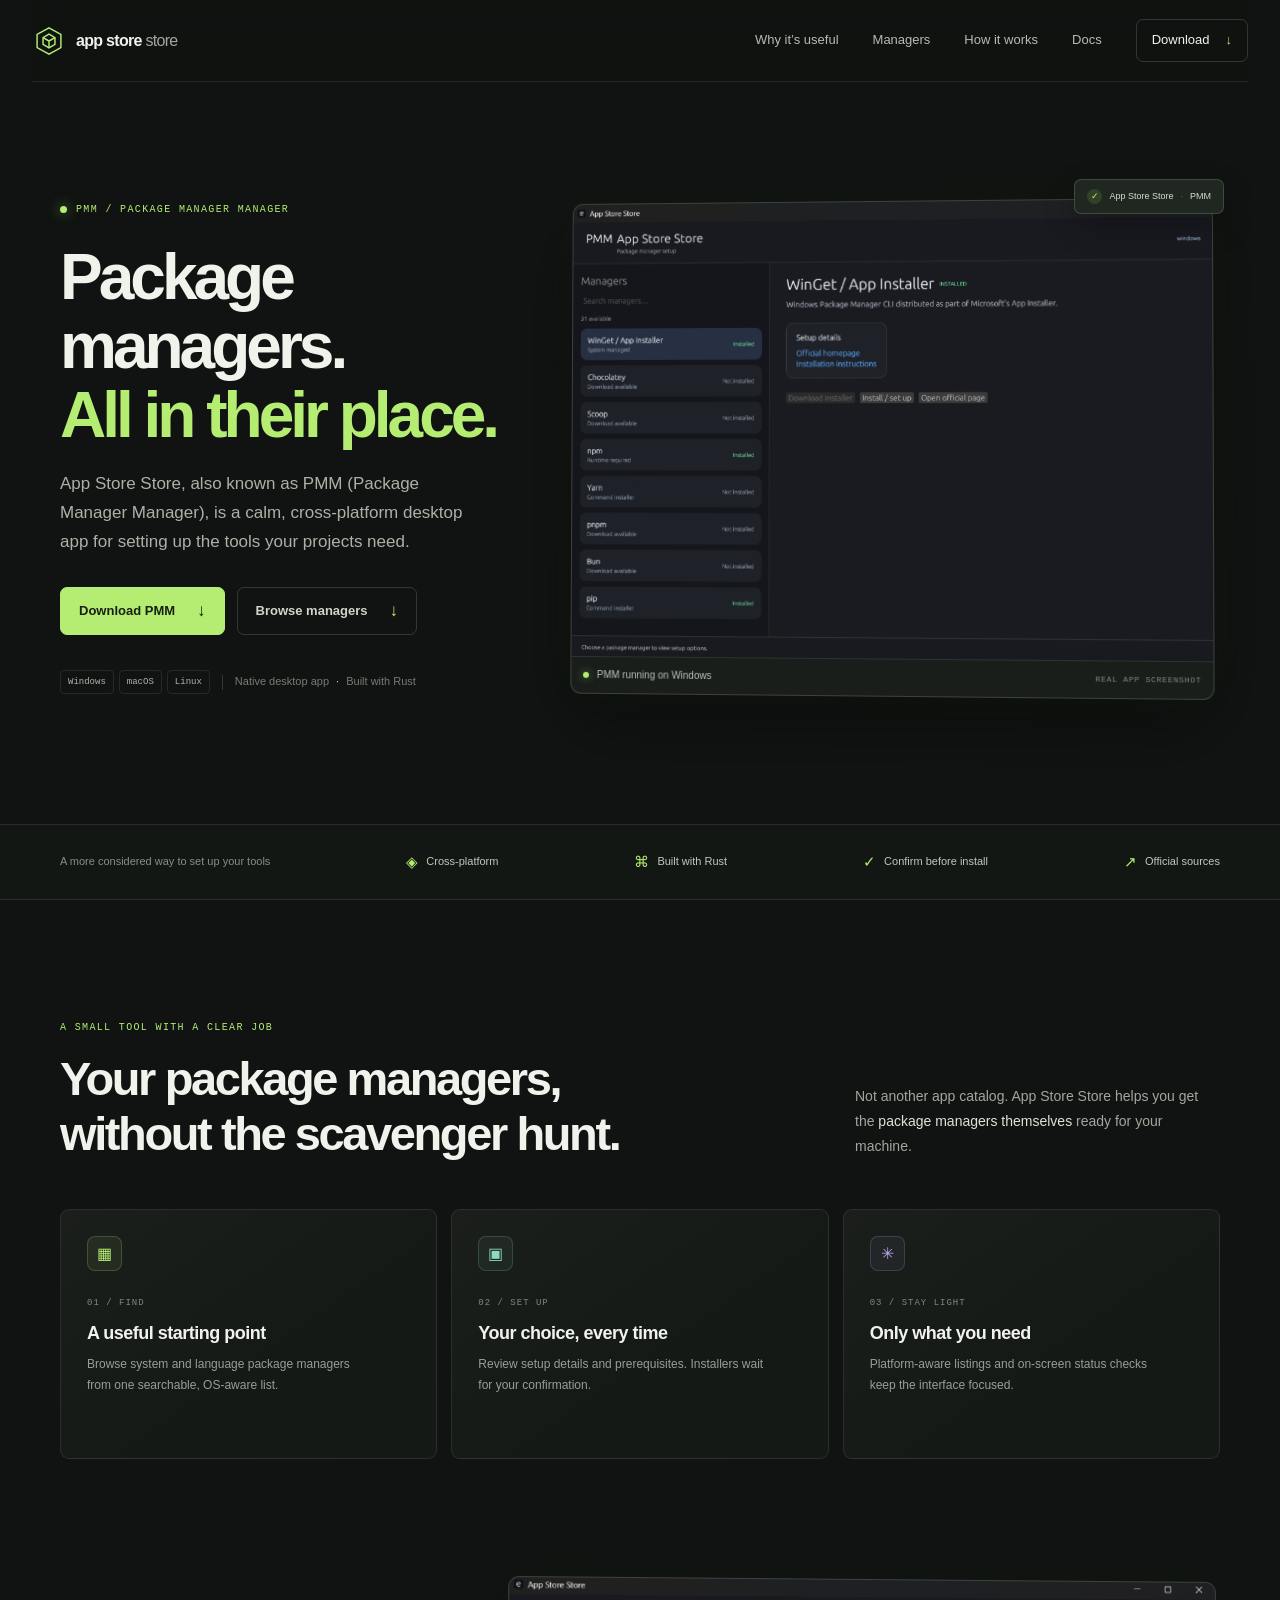
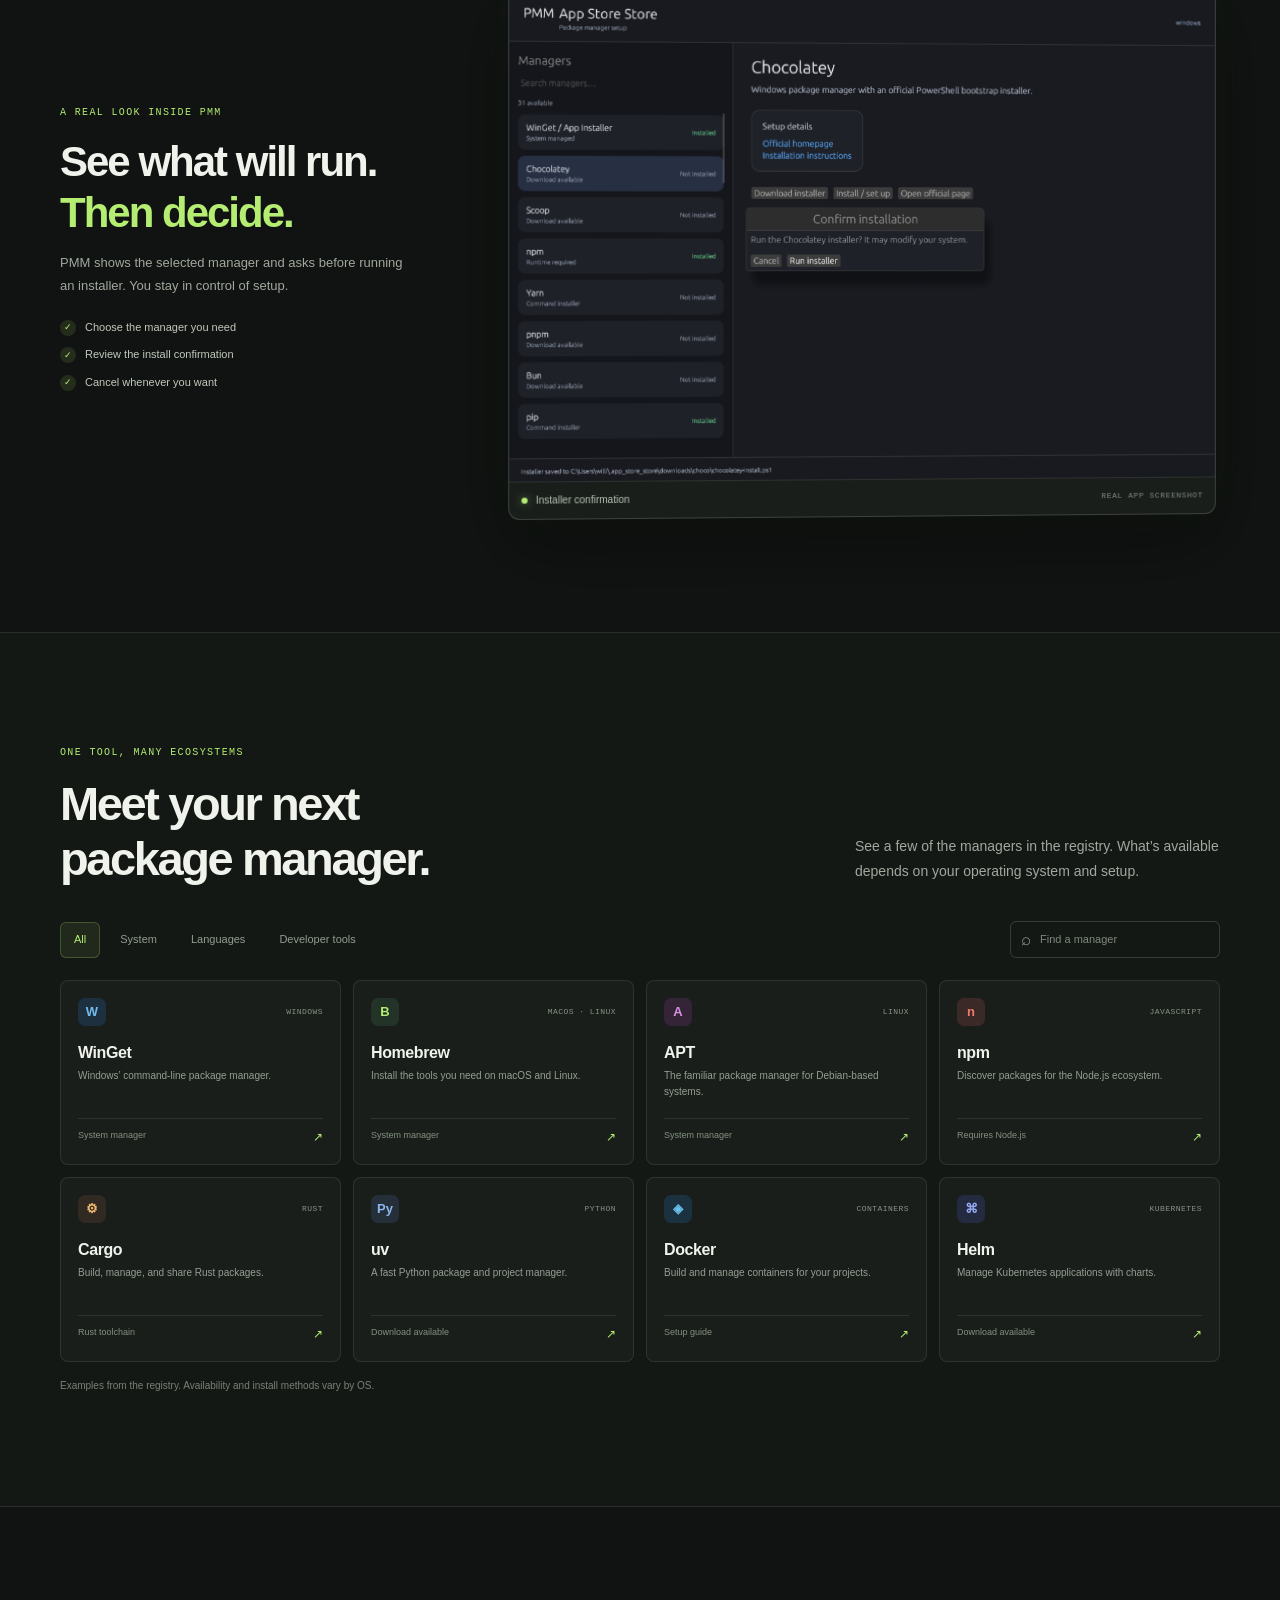
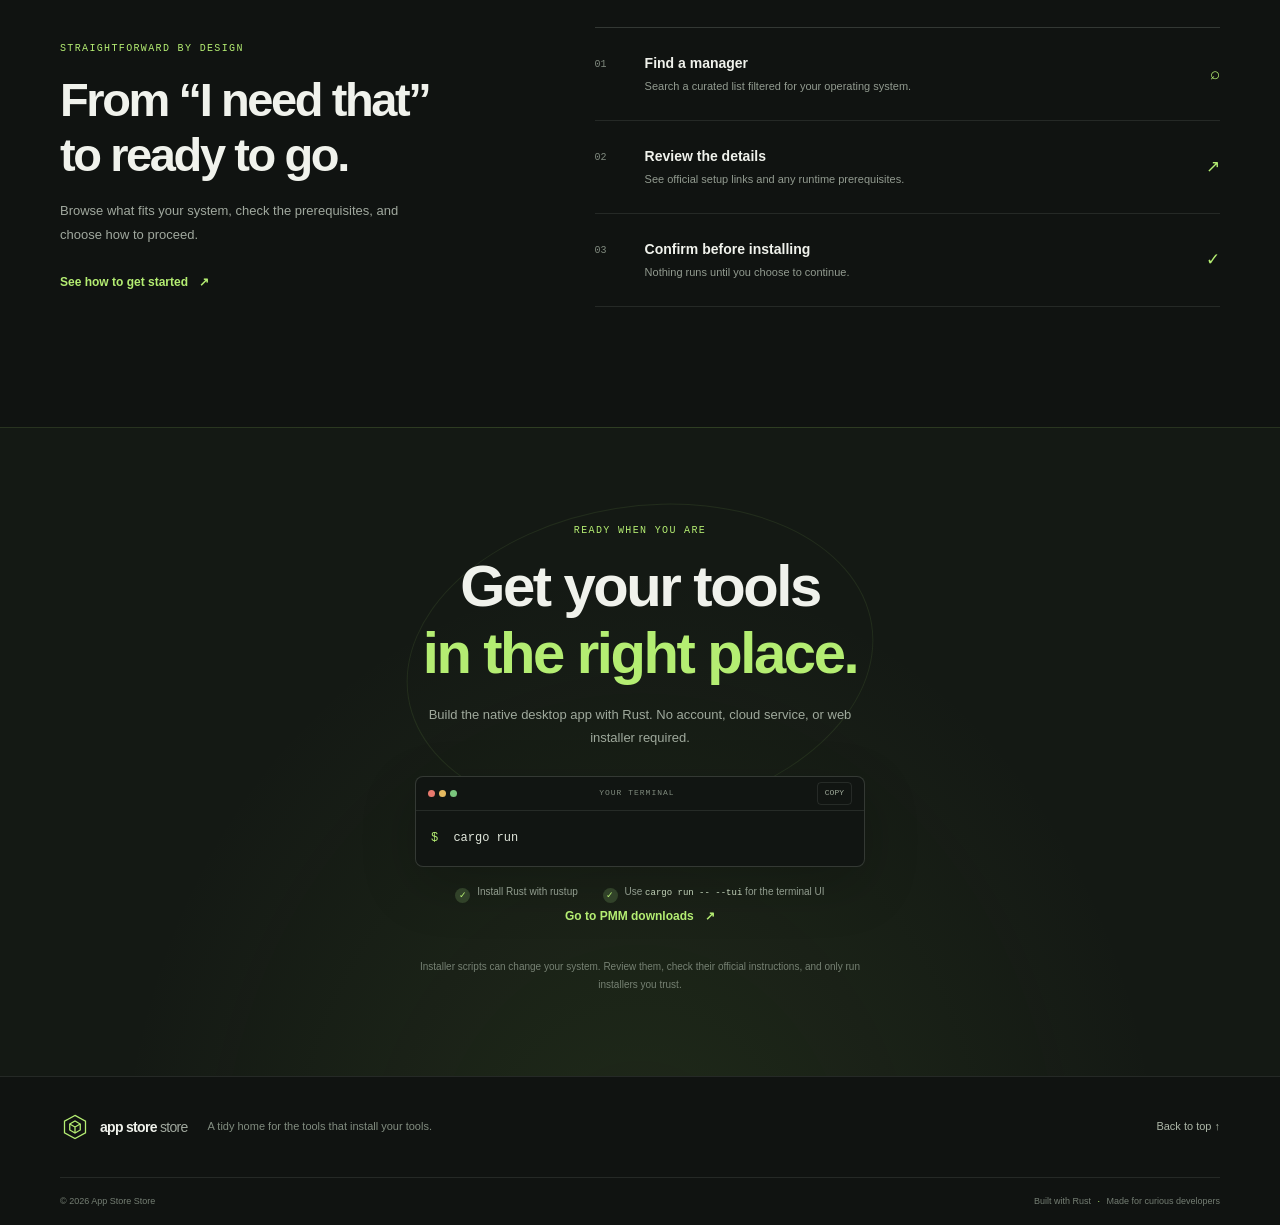
<file: web/index.html>
<!doctype html>
<html lang="en">
  <head>
    <meta charset="utf-8">
    <meta name="viewport" content="width=device-width, initial-scale=1">
    <meta
      name="description"
      content="App Store Store, also known as PMM (Package Manager Manager), helps set up package managers across operating systems."
    >
    <meta name="theme-color" content="#101311">
    <title>App Store Store — package managers, in one place</title>
    <link rel="icon" href="favicon.svg" type="image/svg+xml">
    <link rel="stylesheet" href="styles.css">
    <script src="script.js" defer></script>
  </head>
  <body>
    <a class="skip-link" href="#main">Skip to content</a>

    <header class="site-header">
      <a class="brand" href="#" aria-label="App Store Store home">
        <span class="brand-mark" aria-hidden="true">
          <svg viewBox="0 0 40 40" fill="none">
            <path d="M20 4.5 34 12.3v15.4L20 35.5 6 27.7V12.3L20 4.5Z" stroke="currentColor" stroke-width="1.7"/>
            <path d="m13 16 7-4 7 4v8l-7 4-7-4v-8Z" stroke="currentColor" stroke-width="1.7"/>
            <path d="M20 20v8m0-8 7-4m-7 4-7-4" stroke="currentColor" stroke-width="1.7"/>
          </svg>
        </span>
        <span class="brand-name">app store<span> store</span></span>
      </a>

      <button class="menu-toggle" type="button" aria-expanded="false" aria-controls="site-nav">
        <span></span><span></span>
        <span class="sr-only">Toggle navigation</span>
      </button>

      <nav class="site-nav" id="site-nav" aria-label="Main navigation">
        <a href="#features">Why it’s useful</a>
        <a href="#managers">Managers</a>
        <a href="#how-it-works">How it works</a>
        <a href="docs/index.html">Docs</a>
        <a class="nav-cta" href="downloads.html">Download <span aria-hidden="true">↓</span></a>
      </nav>
    </header>

    <main id="main">
      <section class="hero section-wrap">
        <div class="hero-copy">
          <div class="eyebrow"><span class="pulse-dot"></span> PMM / PACKAGE MANAGER MANAGER</div>
          <h1>Package managers.<br><span>All in their place.</span></h1>
          <p class="hero-lede">
            App Store Store, also known as PMM (Package Manager Manager), is a
            calm, cross-platform desktop app for setting up the tools your
            projects need.
          </p>
          <div class="hero-actions">
            <a class="button button-primary" href="downloads.html">
              Download PMM <span aria-hidden="true">↓</span>
            </a>
            <a class="button button-quiet" href="#managers">
              Browse managers <span aria-hidden="true">↓</span>
            </a>
          </div>
          <div class="hero-meta">
            <span class="platform-pills" aria-label="Supports Windows, macOS, and Linux">
              <span>Windows</span><span>macOS</span><span>Linux</span>
            </span>
            <span class="meta-divider"></span>
            <span>Native desktop app <span class="meta-dot">·</span> Built with Rust</span>
          </div>
        </div>

        <div class="hero-art">
          <figure class="product-shot product-shot-hero">
            <img
              src="images/pmm-managers.png"
              alt="PMM desktop app showing its package manager list and setup details for WinGet"
              width="1077"
              height="768"
              fetchpriority="high"
            >
            <figcaption><span class="shot-live-dot"></span> PMM running on Windows <span>REAL APP SCREENSHOT</span></figcaption>
          </figure>
          <div class="floating-note note-top"><span class="note-check">✓</span> App Store Store <span class="note-separator">·</span> PMM</div>
        </div>
      </section>

      <section class="trust-strip" aria-label="Product highlights">
        <div class="trust-strip-inner">
          <span class="strip-label">A more considered way to set up your tools</span>
          <span class="strip-item"><span class="strip-symbol">◈</span> Cross-platform</span>
          <span class="strip-item"><span class="strip-symbol">⌘</span> Built with Rust</span>
          <span class="strip-item"><span class="strip-symbol">✓</span> Confirm before install</span>
          <span class="strip-item"><span class="strip-symbol">↗</span> Official sources</span>
        </div>
      </section>

      <section class="features section-wrap section-space" id="features">
        <div class="section-heading">
          <div>
            <div class="eyebrow">A SMALL TOOL WITH A CLEAR JOB</div>
            <h2>Your package managers,<br>without the scavenger hunt.</h2>
          </div>
          <p>
            Not another app catalog. App Store Store helps you get the
            <em>package managers themselves</em> ready for your machine.
          </p>
        </div>
        <div class="feature-grid">
          <article class="feature-card">
            <span class="feature-icon icon-grid">▦</span>
            <span class="feature-number">01 / FIND</span>
            <h3>A useful starting point</h3>
            <p>Browse system and language package managers from one searchable, OS-aware list.</p>
          </article>
          <article class="feature-card">
            <span class="feature-icon icon-window">▣</span>
            <span class="feature-number">02 / SET UP</span>
            <h3>Your choice, every time</h3>
            <p>Review setup details and prerequisites. Installers wait for your confirmation.</p>
          </article>
          <article class="feature-card">
            <span class="feature-icon icon-sparkle">✳</span>
            <span class="feature-number">03 / STAY LIGHT</span>
            <h3>Only what you need</h3>
            <p>Platform-aware listings and on-screen status checks keep the interface focused.</p>
          </article>
        </div>
      </section>

      <section class="screenshot-showcase section-wrap">
        <div class="showcase-copy">
          <div class="eyebrow">A REAL LOOK INSIDE PMM</div>
          <h2>See what will run.<br><span>Then decide.</span></h2>
          <p>PMM shows the selected manager and asks before running an installer. You stay in control of setup.</p>
          <div class="showcase-points">
            <span><i>✓</i> Choose the manager you need</span>
            <span><i>✓</i> Review the install confirmation</span>
            <span><i>✓</i> Cancel whenever you want</span>
          </div>
        </div>
        <figure class="product-shot product-shot-confirm">
          <img
            src="images/pmm-install-confirmation.png"
            alt="PMM showing the Chocolatey installer confirmation dialog with Cancel and Run installer options"
            width="1087"
            height="768"
            loading="lazy"
          >
          <figcaption><span class="shot-live-dot"></span> Installer confirmation <span>REAL APP SCREENSHOT</span></figcaption>
        </figure>
      </section>

      <section class="catalog-section" id="managers">
        <div class="section-wrap catalog-wrap">
          <div class="section-heading catalog-heading">
            <div>
              <div class="eyebrow">ONE TOOL, MANY ECOSYSTEMS</div>
              <h2>Meet your next<br>package manager.</h2>
            </div>
            <p>See a few of the managers in the registry. What’s available depends on your operating system and setup.</p>
          </div>
          <div class="catalog-toolbar">
            <div class="catalog-tabs" role="group" aria-label="Filter package managers">
              <button class="filter-tab is-active" type="button" data-filter="all" aria-pressed="true">All</button>
              <button class="filter-tab" type="button" data-filter="system" aria-pressed="false">System</button>
              <button class="filter-tab" type="button" data-filter="languages" aria-pressed="false">Languages</button>
              <button class="filter-tab" type="button" data-filter="tools" aria-pressed="false">Developer tools</button>
            </div>
            <label class="catalog-search">
              <span aria-hidden="true">⌕</span>
              <input type="search" id="manager-search" placeholder="Find a manager" autocomplete="off">
            </label>
          </div>
          <div class="catalog-grid" id="catalog-grid">
            <article class="catalog-card" data-category="system" data-name="winget windows package manager">
              <div class="catalog-card-top"><span class="manager-icon icon-winget">W</span><span class="category-tag">WINDOWS</span></div>
              <h3>WinGet</h3><p>Windows’ command-line package manager.</p><span class="catalog-card-foot">System manager <span>↗</span></span>
            </article>
            <article class="catalog-card" data-category="system" data-name="homebrew brew macos linux">
              <div class="catalog-card-top"><span class="manager-icon icon-brew">B</span><span class="category-tag">MACOS · LINUX</span></div>
              <h3>Homebrew</h3><p>Install the tools you need on macOS and Linux.</p><span class="catalog-card-foot">System manager <span>↗</span></span>
            </article>
            <article class="catalog-card" data-category="system" data-name="apt debian ubuntu linux">
              <div class="catalog-card-top"><span class="manager-icon icon-apt">A</span><span class="category-tag">LINUX</span></div>
              <h3>APT</h3><p>The familiar package manager for Debian-based systems.</p><span class="catalog-card-foot">System manager <span>↗</span></span>
            </article>
            <article class="catalog-card" data-category="languages" data-name="npm node javascript">
              <div class="catalog-card-top"><span class="manager-icon icon-npm">n</span><span class="category-tag">JAVASCRIPT</span></div>
              <h3>npm</h3><p>Discover packages for the Node.js ecosystem.</p><span class="catalog-card-foot">Requires Node.js <span>↗</span></span>
            </article>
            <article class="catalog-card" data-category="languages" data-name="cargo rust">
              <div class="catalog-card-top"><span class="manager-icon icon-cargo">⚙</span><span class="category-tag">RUST</span></div>
              <h3>Cargo</h3><p>Build, manage, and share Rust packages.</p><span class="catalog-card-foot">Rust toolchain <span>↗</span></span>
            </article>
            <article class="catalog-card" data-category="languages" data-name="uv python">
              <div class="catalog-card-top"><span class="manager-icon icon-py">Py</span><span class="category-tag">PYTHON</span></div>
              <h3>uv</h3><p>A fast Python package and project manager.</p><span class="catalog-card-foot">Download available <span>↗</span></span>
            </article>
            <article class="catalog-card" data-category="tools" data-name="docker container images">
              <div class="catalog-card-top"><span class="manager-icon icon-docker">◈</span><span class="category-tag">CONTAINERS</span></div>
              <h3>Docker</h3><p>Build and manage containers for your projects.</p><span class="catalog-card-foot">Setup guide <span>↗</span></span>
            </article>
            <article class="catalog-card" data-category="tools" data-name="helm kubernetes">
              <div class="catalog-card-top"><span class="manager-icon icon-helm">⌘</span><span class="category-tag">KUBERNETES</span></div>
              <h3>Helm</h3><p>Manage Kubernetes applications with charts.</p><span class="catalog-card-foot">Download available <span>↗</span></span>
            </article>
          </div>
          <p class="catalog-empty" id="catalog-empty" hidden>No managers found. Try a different search.</p>
          <p class="catalog-caption">Examples from the registry. Availability and install methods vary by OS.</p>
        </div>
      </section>

      <section class="how-section section-wrap section-space" id="how-it-works">
        <div class="how-copy">
          <div class="eyebrow">STRAIGHTFORWARD BY DESIGN</div>
          <h2>From “I need that”<br>to ready to go.</h2>
          <p>Browse what fits your system, check the prerequisites, and choose how to proceed.</p>
          <a class="text-link" href="#get-started">See how to get started <span>↗</span></a>
        </div>
        <div class="steps">
          <article class="step">
            <span class="step-index">01</span>
            <div><h3>Find a manager</h3><p>Search a curated list filtered for your operating system.</p></div>
            <span class="step-mark">⌕</span>
          </article>
          <article class="step">
            <span class="step-index">02</span>
            <div><h3>Review the details</h3><p>See official setup links and any runtime prerequisites.</p></div>
            <span class="step-mark">↗</span>
          </article>
          <article class="step">
            <span class="step-index">03</span>
            <div><h3>Confirm before installing</h3><p>Nothing runs until you choose to continue.</p></div>
            <span class="step-mark">✓</span>
          </article>
        </div>
      </section>

      <section class="start-section" id="get-started">
        <div class="start-orb"></div>
        <div class="section-wrap start-inner">
          <div class="eyebrow">READY WHEN YOU ARE</div>
          <h2>Get your tools<br><span>in the right place.</span></h2>
          <p>Build the native desktop app with Rust. No account, cloud service, or web installer required.</p>
          <div class="terminal-card">
            <div class="terminal-top"><span><i></i><i></i><i></i></span><span>YOUR TERMINAL</span><button type="button" class="copy-button" data-copy="cargo run" aria-label="Copy cargo run command">COPY</button></div>
            <code><span class="terminal-prompt">$</span> cargo run</code>
          </div>
          <div class="start-notes">
            <span><span class="note-check">✓</span> Install Rust with rustup</span>
            <span><span class="note-check">✓</span> Use <code>cargo run -- --tui</code> for the terminal UI</span>
          </div>
          <a class="text-link" href="downloads.html">Go to PMM downloads <span>↗</span></a>
          <p class="safety-copy">Installer scripts can change your system. Review them, check their official instructions, and only run installers you trust.</p>
        </div>
      </section>
    </main>

    <footer class="site-footer">
      <div class="footer-main section-wrap">
        <a class="brand footer-brand" href="#" aria-label="App Store Store home">
          <span class="brand-mark" aria-hidden="true">
            <svg viewBox="0 0 40 40" fill="none">
              <path d="M20 4.5 34 12.3v15.4L20 35.5 6 27.7V12.3L20 4.5Z" stroke="currentColor" stroke-width="1.7"/>
              <path d="m13 16 7-4 7 4v8l-7 4-7-4v-8Z" stroke="currentColor" stroke-width="1.7"/>
              <path d="M20 20v8m0-8 7-4m-7 4-7-4" stroke="currentColor" stroke-width="1.7"/>
            </svg>
          </span>
          <span class="brand-name">app store<span> store</span></span>
        </a>
        <p>A tidy home for the tools that install your tools.</p>
        <a class="footer-top" href="#">Back to top ↑</a>
      </div>
      <div class="footer-bottom section-wrap">
        <span>© <span id="year"></span> App Store Store</span>
        <span>Built with Rust <span class="meta-dot">·</span> Made for curious developers</span>
      </div>
    </footer>
  </body>
</html>
</file>
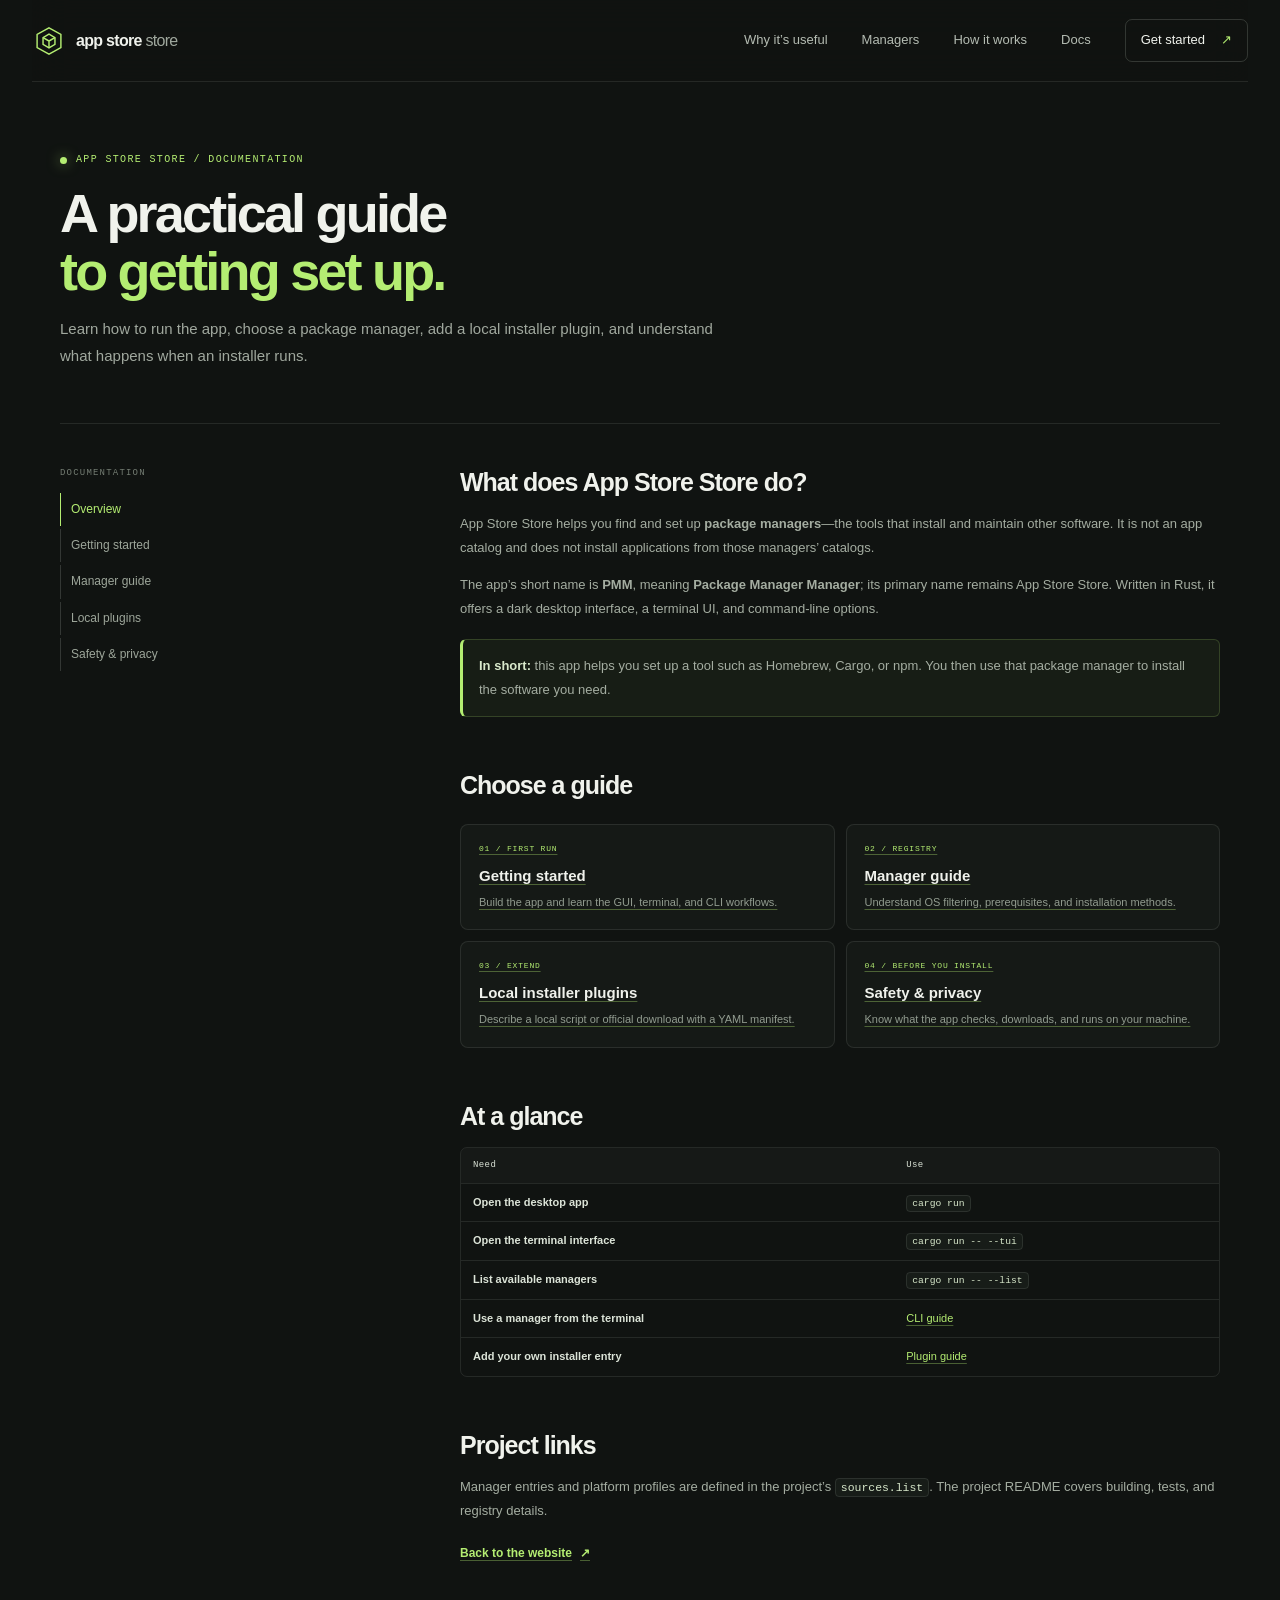
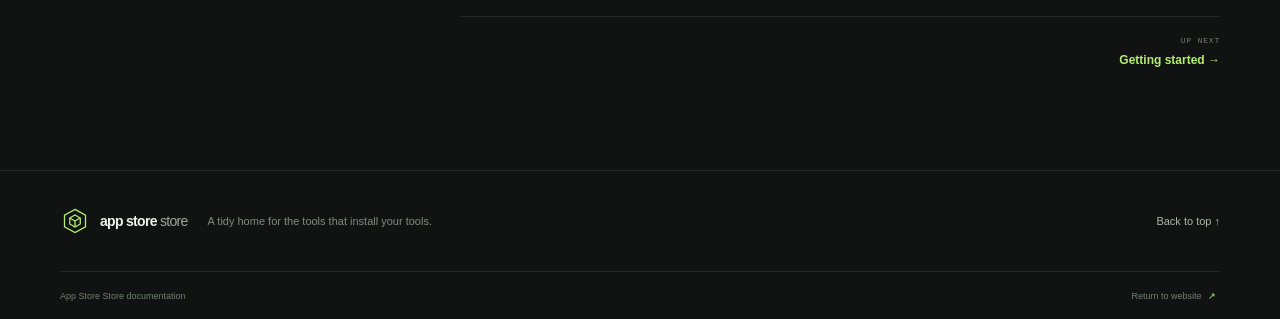
<file: web/docs/index.html>
<!doctype html>
<html lang="en">
  <head>
    <meta charset="utf-8">
    <meta name="viewport" content="width=device-width, initial-scale=1">
    <meta name="description" content="Documentation for App Store Store: setup, manager support, local plugins, and installer safety.">
    <meta name="theme-color" content="#101311">
    <title>Documentation — App Store Store</title>
    <link rel="icon" href="../favicon.svg" type="image/svg+xml">
    <link rel="stylesheet" href="../styles.css">
    <link rel="stylesheet" href="docs.css">
  </head>
  <body>
    <a class="skip-link" href="#main">Skip to documentation</a>
    <header class="site-header">
      <a class="brand" href="../index.html" aria-label="App Store Store home">
        <span class="brand-mark" aria-hidden="true"><svg viewBox="0 0 40 40" fill="none"><path d="M20 4.5 34 12.3v15.4L20 35.5 6 27.7V12.3L20 4.5Z" stroke="currentColor" stroke-width="1.7"/><path d="m13 16 7-4 7 4v8l-7 4-7-4v-8Z" stroke="currentColor" stroke-width="1.7"/><path d="M20 20v8m0-8 7-4m-7 4-7-4" stroke="currentColor" stroke-width="1.7"/></svg></span>
        <span class="brand-name">app store<span> store</span></span>
      </a>
      <nav class="site-nav" aria-label="Main navigation">
        <a href="../index.html#features">Why it’s useful</a>
        <a href="../index.html#managers">Managers</a>
        <a href="../index.html#how-it-works">How it works</a>
        <a href="index.html" aria-current="page">Docs</a>
        <a class="nav-cta" href="getting-started.html">Get started <span aria-hidden="true">↗</span></a>
      </nav>
    </header>

    <main id="main" class="docs-shell">
      <div class="section-wrap">
        <div class="docs-hero">
          <div class="eyebrow"><span class="pulse-dot"></span> APP STORE STORE / DOCUMENTATION</div>
          <h1>A practical guide<br><span>to getting set up.</span></h1>
          <p>Learn how to run the app, choose a package manager, add a local installer plugin, and understand what happens when an installer runs.</p>
        </div>
        <div class="docs-layout">
          <aside class="docs-sidebar">
            <div class="docs-sidebar-label">DOCUMENTATION</div>
            <nav aria-label="Documentation">
              <a href="index.html" aria-current="page">Overview</a>
              <a href="getting-started.html">Getting started</a>
              <a href="managers.html">Manager guide</a>
              <a href="plugins.html">Local plugins</a>
              <a href="safety.html">Safety &amp; privacy</a>
            </nav>
          </aside>
          <article class="docs-article">
            <section>
              <h2>What does App Store Store do?</h2>
              <p>App Store Store helps you find and set up <strong>package managers</strong>—the tools that install and maintain other software. It is not an app catalog and does not install applications from those managers’ catalogs.</p>
              <p>The app’s short name is <strong>PMM</strong>, meaning <strong>Package Manager Manager</strong>; its primary name remains App Store Store. Written in Rust, it offers a dark desktop interface, a terminal UI, and command-line options.</p>
              <div class="docs-callout"><p><strong>In short:</strong> this app helps you set up a tool such as Homebrew, Cargo, or npm. You then use that package manager to install the software you need.</p></div>
            </section>
            <section>
              <h2>Choose a guide</h2>
              <div class="docs-card-grid">
                <a class="docs-card" href="getting-started.html"><small>01 / FIRST RUN</small><strong>Getting started</strong><span>Build the app and learn the GUI, terminal, and CLI workflows.</span></a>
                <a class="docs-card" href="managers.html"><small>02 / REGISTRY</small><strong>Manager guide</strong><span>Understand OS filtering, prerequisites, and installation methods.</span></a>
                <a class="docs-card" href="plugins.html"><small>03 / EXTEND</small><strong>Local installer plugins</strong><span>Describe a local script or official download with a YAML manifest.</span></a>
                <a class="docs-card" href="safety.html"><small>04 / BEFORE YOU INSTALL</small><strong>Safety &amp; privacy</strong><span>Know what the app checks, downloads, and runs on your machine.</span></a>
              </div>
            </section>
            <section>
              <h2>At a glance</h2>
              <div class="docs-table-wrap"><table>
                <thead><tr><th>Need</th><th>Use</th></tr></thead>
                <tbody>
                  <tr><td>Open the desktop app</td><td><code>cargo run</code></td></tr>
                  <tr><td>Open the terminal interface</td><td><code>cargo run -- --tui</code></td></tr>
                  <tr><td>List available managers</td><td><code>cargo run -- --list</code></td></tr>
                  <tr><td>Use a manager from the terminal</td><td><a href="getting-started.html#cli">CLI guide</a></td></tr>
                  <tr><td>Add your own installer entry</td><td><a href="plugins.html">Plugin guide</a></td></tr>
                </tbody>
              </table></div>
            </section>
            <section>
              <h2>Project links</h2>
              <p>Manager entries and platform profiles are defined in the project’s <code>sources.list</code>. The project README covers building, tests, and registry details.</p>
              <a class="docs-inline-link" href="../index.html">Back to the website <span>↗</span></a>
            </section>
            <div class="docs-next"><a href="getting-started.html"><small>UP NEXT</small><strong>Getting started <span>→</span></strong></a></div>
          </article>
        </div>
      </div>
    </main>
    <footer class="site-footer">
      <div class="footer-main section-wrap">
        <a class="brand footer-brand" href="../index.html"><span class="brand-mark" aria-hidden="true"><svg viewBox="0 0 40 40" fill="none"><path d="M20 4.5 34 12.3v15.4L20 35.5 6 27.7V12.3L20 4.5Z" stroke="currentColor" stroke-width="1.7"/><path d="m13 16 7-4 7 4v8l-7 4-7-4v-8Z" stroke="currentColor" stroke-width="1.7"/><path d="M20 20v8m0-8 7-4m-7 4-7-4" stroke="currentColor" stroke-width="1.7"/></svg></span><span class="brand-name">app store<span> store</span></span></a>
        <p>A tidy home for the tools that install your tools.</p><a class="footer-top" href="#">Back to top ↑</a>
      </div>
      <div class="footer-bottom section-wrap"><span>App Store Store documentation</span><a href="../index.html">Return to website <span class="meta-dot">↗</span></a></div>
    </footer>
  </body>
</html>
</file>
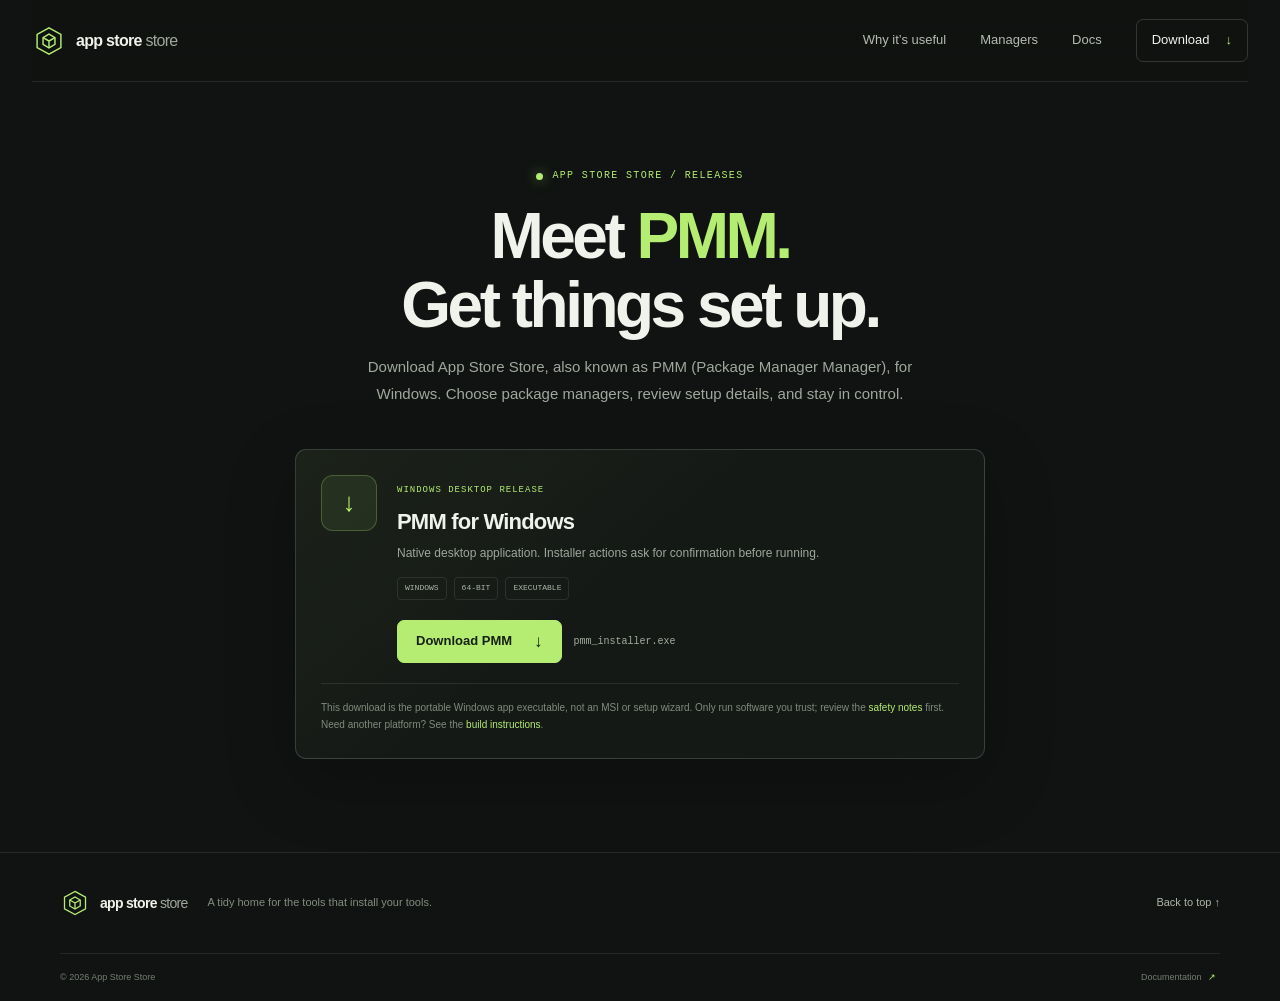
<file: web/downloads.html>
<!doctype html>
<html lang="en">
  <head>
    <meta charset="utf-8">
    <meta name="viewport" content="width=device-width, initial-scale=1">
    <meta name="description" content="Download the App Store Store desktop release for Windows, also known as PMM (Package Manager Manager).">
    <meta name="theme-color" content="#101311">
    <title>Download PMM — App Store Store</title>
    <link rel="icon" href="favicon.svg" type="image/svg+xml">
    <link rel="stylesheet" href="styles.css">
    <link rel="stylesheet" href="downloads.css">
  </head>
  <body>
    <a class="skip-link" href="#main">Skip to content</a>
    <header class="site-header">
      <a class="brand" href="index.html" aria-label="App Store Store home">
        <span class="brand-mark" aria-hidden="true"><svg viewBox="0 0 40 40" fill="none"><path d="M20 4.5 34 12.3v15.4L20 35.5 6 27.7V12.3L20 4.5Z" stroke="currentColor" stroke-width="1.7"/><path d="m13 16 7-4 7 4v8l-7 4-7-4v-8Z" stroke="currentColor" stroke-width="1.7"/><path d="M20 20v8m0-8 7-4m-7 4-7-4" stroke="currentColor" stroke-width="1.7"/></svg></span>
        <span class="brand-name">app store<span> store</span></span>
      </a>
      <nav class="site-nav" aria-label="Main navigation">
        <a href="index.html#features">Why it’s useful</a>
        <a href="index.html#managers">Managers</a>
        <a href="docs/index.html">Docs</a>
        <a class="nav-cta" href="downloads.html" aria-current="page">Download <span aria-hidden="true">↓</span></a>
      </nav>
    </header>
    <main id="main" class="download-page">
      <div class="section-wrap">
        <section class="download-hero">
          <div class="eyebrow"><span class="pulse-dot"></span> APP STORE STORE / RELEASES</div>
          <h1>Meet <span>PMM.</span><br>Get things set up.</h1>
          <p>Download App Store Store, also known as PMM (Package Manager Manager), for Windows. Choose package managers, review setup details, and stay in control.</p>
        </section>
        <section class="release-card" aria-labelledby="release-title">
          <div class="release-icon" aria-hidden="true">↓</div>
          <div class="release-main">
            <span class="release-kicker">WINDOWS DESKTOP RELEASE</span>
            <h2 id="release-title">PMM for Windows</h2>
            <p>Native desktop application. Installer actions ask for confirmation before running.</p>
            <div class="release-tags"><span>WINDOWS</span><span>64-BIT</span><span>EXECUTABLE</span></div>
          </div>
          <div class="release-actions">
            <a class="button button-primary" href="downloads/pmm_installer.exe" download="pmm_installer.exe">Download PMM <span aria-hidden="true">↓</span></a>
            <span class="release-filename">pmm_installer.exe</span>
          </div>
          <p class="release-note">This download is the portable Windows app executable, not an MSI or setup wizard. Only run software you trust; review the <a href="docs/safety.html">safety notes</a> first. Need another platform? See the <a href="docs/getting-started.html">build instructions</a>.</p>
        </section>
      </div>
    </main>
    <footer class="site-footer">
      <div class="footer-main section-wrap">
        <a class="brand footer-brand" href="index.html"><span class="brand-mark" aria-hidden="true"><svg viewBox="0 0 40 40" fill="none"><path d="M20 4.5 34 12.3v15.4L20 35.5 6 27.7V12.3L20 4.5Z" stroke="currentColor" stroke-width="1.7"/><path d="m13 16 7-4 7 4v8l-7 4-7-4v-8Z" stroke="currentColor" stroke-width="1.7"/><path d="M20 20v8m0-8 7-4m-7 4-7-4" stroke="currentColor" stroke-width="1.7"/></svg></span><span class="brand-name">app store<span> store</span></span></a>
        <p>A tidy home for the tools that install your tools.</p><a class="footer-top" href="#">Back to top ↑</a>
      </div>
      <div class="footer-bottom section-wrap"><span>© 2026 App Store Store</span><a href="docs/index.html">Documentation <span class="meta-dot">↗</span></a></div>
    </footer>
  </body>
</html>
</file>
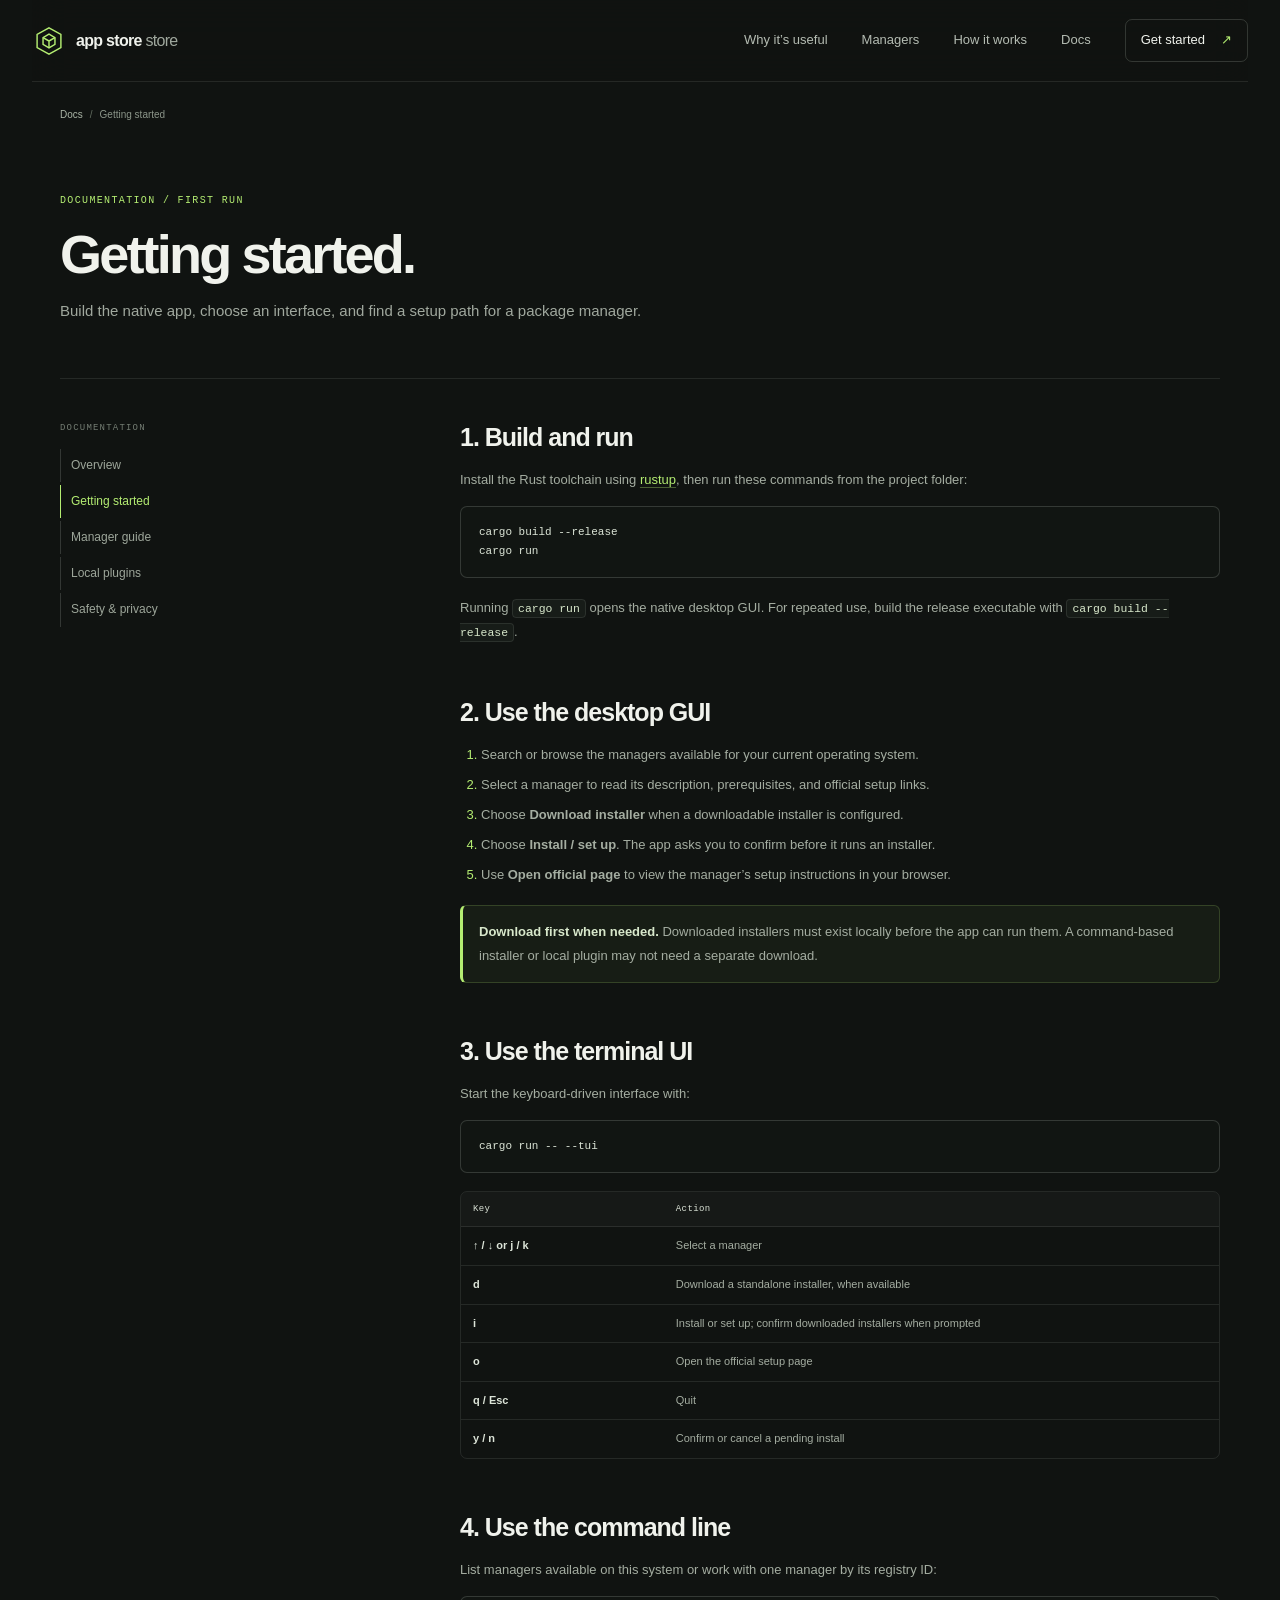
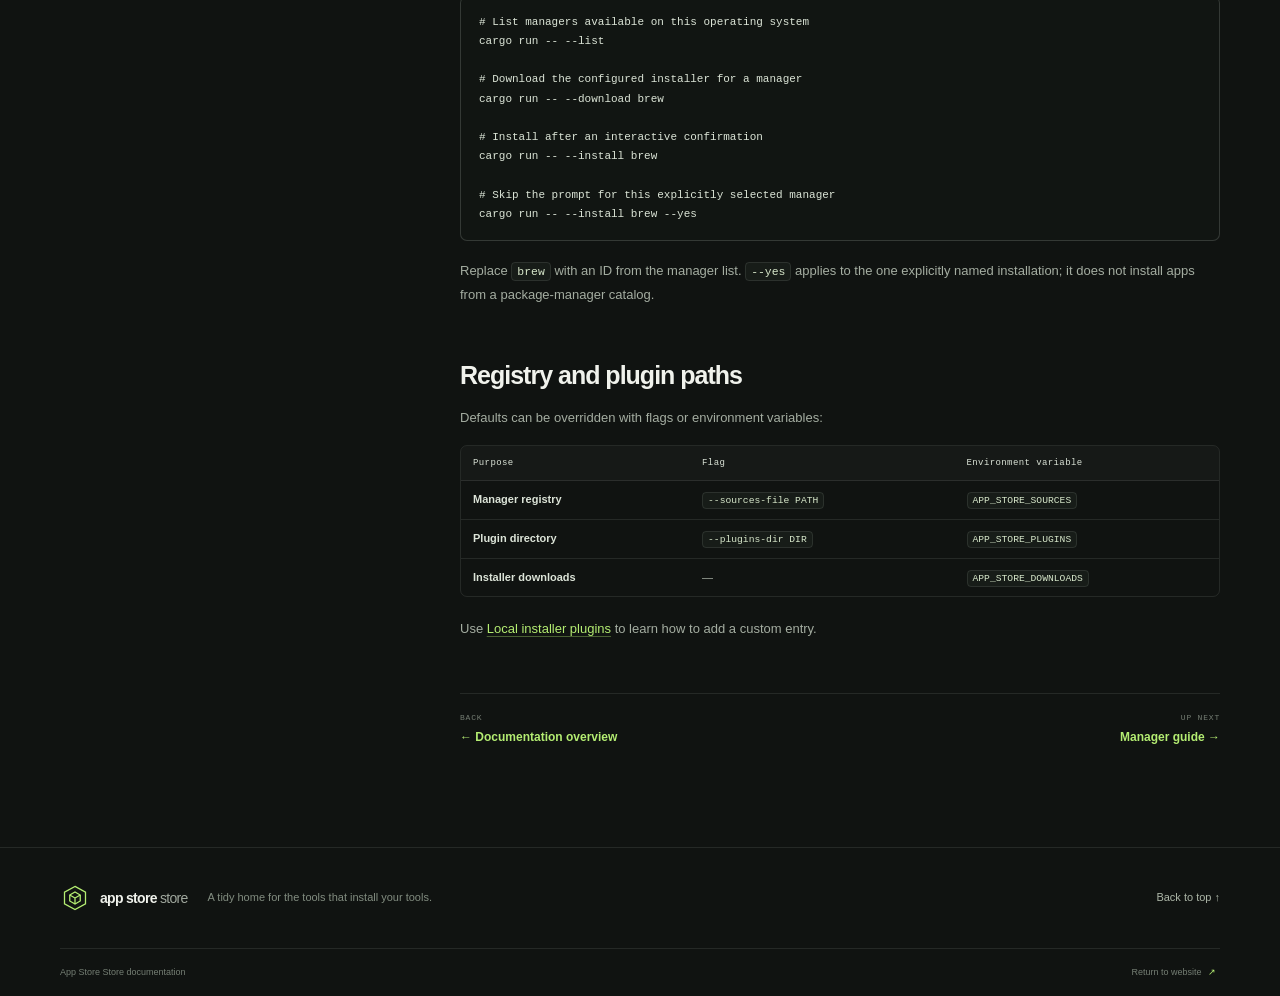
<file: web/docs/getting-started.html>
<!doctype html>
<html lang="en">
  <head>
    <meta charset="utf-8">
    <meta name="viewport" content="width=device-width, initial-scale=1">
    <meta name="description" content="Build App Store Store and use its desktop GUI, terminal interface, and command-line options.">
    <meta name="theme-color" content="#101311">
    <title>Getting started — App Store Store Docs</title>
    <link rel="icon" href="../favicon.svg" type="image/svg+xml">
    <link rel="stylesheet" href="../styles.css"><link rel="stylesheet" href="docs.css">
  </head>
  <body>
    <a class="skip-link" href="#main">Skip to documentation</a>
    <header class="site-header"><a class="brand" href="../index.html"><span class="brand-mark" aria-hidden="true"><svg viewBox="0 0 40 40" fill="none"><path d="M20 4.5 34 12.3v15.4L20 35.5 6 27.7V12.3L20 4.5Z" stroke="currentColor" stroke-width="1.7"/><path d="m13 16 7-4 7 4v8l-7 4-7-4v-8Z" stroke="currentColor" stroke-width="1.7"/><path d="M20 20v8m0-8 7-4m-7 4-7-4" stroke="currentColor" stroke-width="1.7"/></svg></span><span class="brand-name">app store<span> store</span></span></a><nav class="site-nav" aria-label="Main navigation"><a href="../index.html#features">Why it’s useful</a><a href="../index.html#managers">Managers</a><a href="../index.html#how-it-works">How it works</a><a href="index.html" aria-current="page">Docs</a><a class="nav-cta" href="../index.html#get-started">Get started <span>↗</span></a></nav></header>
    <main id="main" class="docs-shell"><div class="section-wrap">
      <div class="docs-breadcrumb"><a href="index.html">Docs</a><span>/</span>Getting started</div>
      <div class="docs-hero"><div class="eyebrow">DOCUMENTATION / FIRST RUN</div><h1>Getting started.</h1><p>Build the native app, choose an interface, and find a setup path for a package manager.</p></div>
      <div class="docs-layout">
        <aside class="docs-sidebar"><div class="docs-sidebar-label">DOCUMENTATION</div><nav aria-label="Documentation"><a href="index.html">Overview</a><a href="getting-started.html" aria-current="page">Getting started</a><a href="managers.html">Manager guide</a><a href="plugins.html">Local plugins</a><a href="safety.html">Safety &amp; privacy</a></nav></aside>
        <article class="docs-article">
          <section id="build"><h2>1. Build and run</h2><p>Install the Rust toolchain using <a href="https://rustup.rs/" target="_blank" rel="noopener noreferrer">rustup</a>, then run these commands from the project folder:</p><pre><code>cargo build --release
cargo run</code></pre><p>Running <code>cargo run</code> opens the native desktop GUI. For repeated use, build the release executable with <code>cargo build --release</code>.</p></section>
          <section id="gui"><h2>2. Use the desktop GUI</h2><ol><li>Search or browse the managers available for your current operating system.</li><li>Select a manager to read its description, prerequisites, and official setup links.</li><li>Choose <strong>Download installer</strong> when a downloadable installer is configured.</li><li>Choose <strong>Install / set up</strong>. The app asks you to confirm before it runs an installer.</li><li>Use <strong>Open official page</strong> to view the manager’s setup instructions in your browser.</li></ol><div class="docs-callout"><p><strong>Download first when needed.</strong> Downloaded installers must exist locally before the app can run them. A command-based installer or local plugin may not need a separate download.</p></div></section>
          <section id="tui"><h2>3. Use the terminal UI</h2><p>Start the keyboard-driven interface with:</p><pre><code>cargo run -- --tui</code></pre><div class="docs-table-wrap"><table><thead><tr><th>Key</th><th>Action</th></tr></thead><tbody><tr><td>↑ / ↓ or j / k</td><td>Select a manager</td></tr><tr><td>d</td><td>Download a standalone installer, when available</td></tr><tr><td>i</td><td>Install or set up; confirm downloaded installers when prompted</td></tr><tr><td>o</td><td>Open the official setup page</td></tr><tr><td>q / Esc</td><td>Quit</td></tr><tr><td>y / n</td><td>Confirm or cancel a pending install</td></tr></tbody></table></div></section>
          <section id="cli"><h2>4. Use the command line</h2><p>List managers available on this system or work with one manager by its registry ID:</p><pre><code># List managers available on this operating system
cargo run -- --list

# Download the configured installer for a manager
cargo run -- --download brew

# Install after an interactive confirmation
cargo run -- --install brew

# Skip the prompt for this explicitly selected manager
cargo run -- --install brew --yes</code></pre><p>Replace <code>brew</code> with an ID from the manager list. <code>--yes</code> applies to the one explicitly named installation; it does not install apps from a package-manager catalog.</p></section>
          <section id="configuration"><h2>Registry and plugin paths</h2><p>Defaults can be overridden with flags or environment variables:</p><div class="docs-table-wrap"><table><thead><tr><th>Purpose</th><th>Flag</th><th>Environment variable</th></tr></thead><tbody><tr><td>Manager registry</td><td><code>--sources-file PATH</code></td><td><code>APP_STORE_SOURCES</code></td></tr><tr><td>Plugin directory</td><td><code>--plugins-dir DIR</code></td><td><code>APP_STORE_PLUGINS</code></td></tr><tr><td>Installer downloads</td><td>—</td><td><code>APP_STORE_DOWNLOADS</code></td></tr></tbody></table></div><p>Use <a href="plugins.html">Local installer plugins</a> to learn how to add a custom entry.</p></section>
          <div class="docs-next"><a href="index.html"><small>BACK</small><strong><span>←</span> Documentation overview</strong></a><a href="managers.html"><small>UP NEXT</small><strong>Manager guide <span>→</span></strong></a></div>
        </article>
      </div>
    </div></main>
    <footer class="site-footer"><div class="footer-main section-wrap"><a class="brand footer-brand" href="../index.html"><span class="brand-mark" aria-hidden="true"><svg viewBox="0 0 40 40" fill="none"><path d="M20 4.5 34 12.3v15.4L20 35.5 6 27.7V12.3L20 4.5Z" stroke="currentColor" stroke-width="1.7"/><path d="m13 16 7-4 7 4v8l-7 4-7-4v-8Z" stroke="currentColor" stroke-width="1.7"/><path d="M20 20v8m0-8 7-4m-7 4-7-4" stroke="currentColor" stroke-width="1.7"/></svg></span><span class="brand-name">app store<span> store</span></span></a><p>A tidy home for the tools that install your tools.</p><a class="footer-top" href="#">Back to top ↑</a></div><div class="footer-bottom section-wrap"><span>App Store Store documentation</span><a href="../index.html">Return to website <span class="meta-dot">↗</span></a></div></footer>
  </body>
</html>
</file>
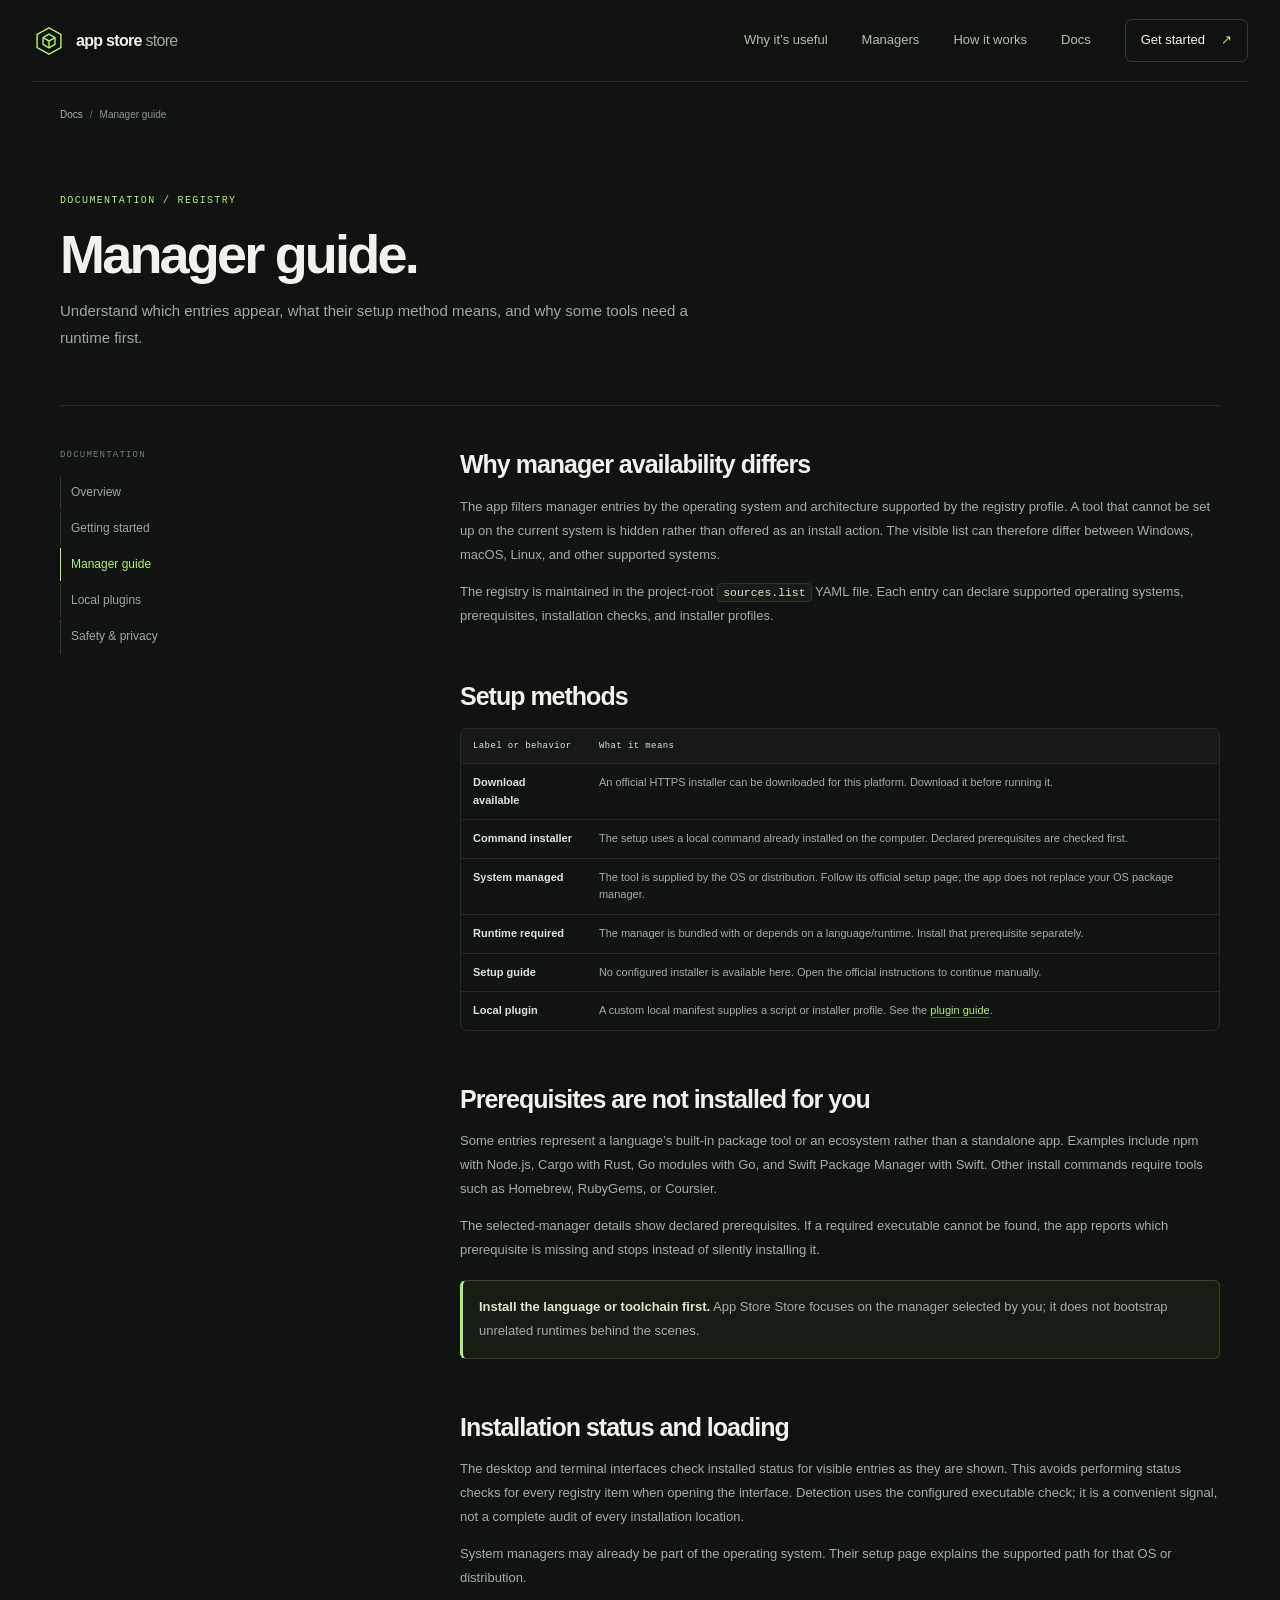
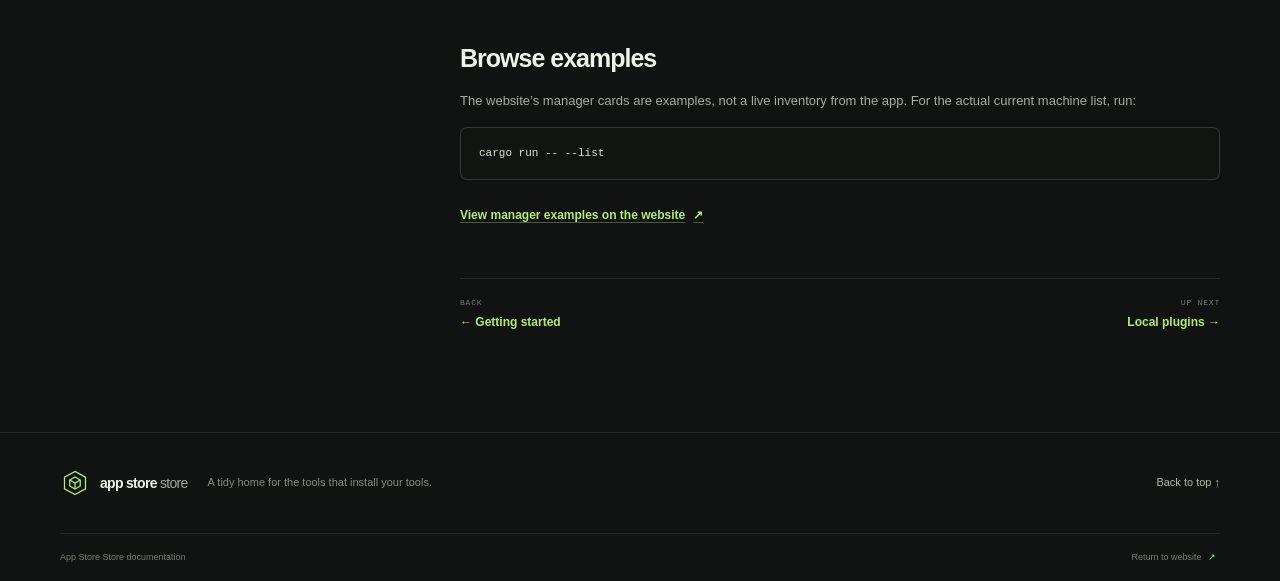
<file: web/docs/managers.html>
<!doctype html>
<html lang="en">
  <head>
    <meta charset="utf-8"><meta name="viewport" content="width=device-width, initial-scale=1">
    <meta name="description" content="Learn how App Store Store filters package managers by operating system and handles setup prerequisites.">
    <meta name="theme-color" content="#101311"><title>Manager guide — App Store Store Docs</title>
    <link rel="icon" href="../favicon.svg" type="image/svg+xml"><link rel="stylesheet" href="../styles.css"><link rel="stylesheet" href="docs.css">
  </head>
  <body>
    <a class="skip-link" href="#main">Skip to documentation</a>
    <header class="site-header"><a class="brand" href="../index.html"><span class="brand-mark" aria-hidden="true"><svg viewBox="0 0 40 40" fill="none"><path d="M20 4.5 34 12.3v15.4L20 35.5 6 27.7V12.3L20 4.5Z" stroke="currentColor" stroke-width="1.7"/><path d="m13 16 7-4 7 4v8l-7 4-7-4v-8Z" stroke="currentColor" stroke-width="1.7"/><path d="M20 20v8m0-8 7-4m-7 4-7-4" stroke="currentColor" stroke-width="1.7"/></svg></span><span class="brand-name">app store<span> store</span></span></a><nav class="site-nav" aria-label="Main navigation"><a href="../index.html#features">Why it’s useful</a><a href="../index.html#managers">Managers</a><a href="../index.html#how-it-works">How it works</a><a href="index.html" aria-current="page">Docs</a><a class="nav-cta" href="../index.html#get-started">Get started <span>↗</span></a></nav></header>
    <main id="main" class="docs-shell"><div class="section-wrap">
      <div class="docs-breadcrumb"><a href="index.html">Docs</a><span>/</span>Manager guide</div>
      <div class="docs-hero"><div class="eyebrow">DOCUMENTATION / REGISTRY</div><h1>Manager guide.</h1><p>Understand which entries appear, what their setup method means, and why some tools need a runtime first.</p></div>
      <div class="docs-layout">
        <aside class="docs-sidebar"><div class="docs-sidebar-label">DOCUMENTATION</div><nav aria-label="Documentation"><a href="index.html">Overview</a><a href="getting-started.html">Getting started</a><a href="managers.html" aria-current="page">Manager guide</a><a href="plugins.html">Local plugins</a><a href="safety.html">Safety &amp; privacy</a></nav></aside>
        <article class="docs-article">
          <section><h2>Why manager availability differs</h2><p>The app filters manager entries by the operating system and architecture supported by the registry profile. A tool that cannot be set up on the current system is hidden rather than offered as an install action. The visible list can therefore differ between Windows, macOS, Linux, and other supported systems.</p><p>The registry is maintained in the project-root <code>sources.list</code> YAML file. Each entry can declare supported operating systems, prerequisites, installation checks, and installer profiles.</p></section>
          <section><h2>Setup methods</h2><div class="docs-table-wrap"><table><thead><tr><th>Label or behavior</th><th>What it means</th></tr></thead><tbody><tr><td>Download available</td><td>An official HTTPS installer can be downloaded for this platform. Download it before running it.</td></tr><tr><td>Command installer</td><td>The setup uses a local command already installed on the computer. Declared prerequisites are checked first.</td></tr><tr><td>System managed</td><td>The tool is supplied by the OS or distribution. Follow its official setup page; the app does not replace your OS package manager.</td></tr><tr><td>Runtime required</td><td>The manager is bundled with or depends on a language/runtime. Install that prerequisite separately.</td></tr><tr><td>Setup guide</td><td>No configured installer is available here. Open the official instructions to continue manually.</td></tr><tr><td>Local plugin</td><td>A custom local manifest supplies a script or installer profile. See the <a href="plugins.html">plugin guide</a>.</td></tr></tbody></table></div></section>
          <section><h2>Prerequisites are not installed for you</h2><p>Some entries represent a language’s built-in package tool or an ecosystem rather than a standalone app. Examples include npm with Node.js, Cargo with Rust, Go modules with Go, and Swift Package Manager with Swift. Other install commands require tools such as Homebrew, RubyGems, or Coursier.</p><p>The selected-manager details show declared prerequisites. If a required executable cannot be found, the app reports which prerequisite is missing and stops instead of silently installing it.</p><div class="docs-callout"><p><strong>Install the language or toolchain first.</strong> App Store Store focuses on the manager selected by you; it does not bootstrap unrelated runtimes behind the scenes.</p></div></section>
          <section><h2>Installation status and loading</h2><p>The desktop and terminal interfaces check installed status for visible entries as they are shown. This avoids performing status checks for every registry item when opening the interface. Detection uses the configured executable check; it is a convenient signal, not a complete audit of every installation location.</p><p>System managers may already be part of the operating system. Their setup page explains the supported path for that OS or distribution.</p></section>
          <section><h2>Browse examples</h2><p>The website’s manager cards are examples, not a live inventory from the app. For the actual current machine list, run:</p><pre><code>cargo run -- --list</code></pre><a class="docs-inline-link" href="../index.html#managers">View manager examples on the website <span>↗</span></a></section>
          <div class="docs-next"><a href="getting-started.html"><small>BACK</small><strong><span>←</span> Getting started</strong></a><a href="plugins.html"><small>UP NEXT</small><strong>Local plugins <span>→</span></strong></a></div>
        </article>
      </div>
    </div></main>
    <footer class="site-footer"><div class="footer-main section-wrap"><a class="brand footer-brand" href="../index.html"><span class="brand-mark" aria-hidden="true"><svg viewBox="0 0 40 40" fill="none"><path d="M20 4.5 34 12.3v15.4L20 35.5 6 27.7V12.3L20 4.5Z" stroke="currentColor" stroke-width="1.7"/><path d="m13 16 7-4 7 4v8l-7 4-7-4v-8Z" stroke="currentColor" stroke-width="1.7"/><path d="M20 20v8m0-8 7-4m-7 4-7-4" stroke="currentColor" stroke-width="1.7"/></svg></span><span class="brand-name">app store<span> store</span></span></a><p>A tidy home for the tools that install your tools.</p><a class="footer-top" href="#">Back to top ↑</a></div><div class="footer-bottom section-wrap"><span>App Store Store documentation</span><a href="../index.html">Return to website <span class="meta-dot">↗</span></a></div></footer>
  </body>
</html>
</file>
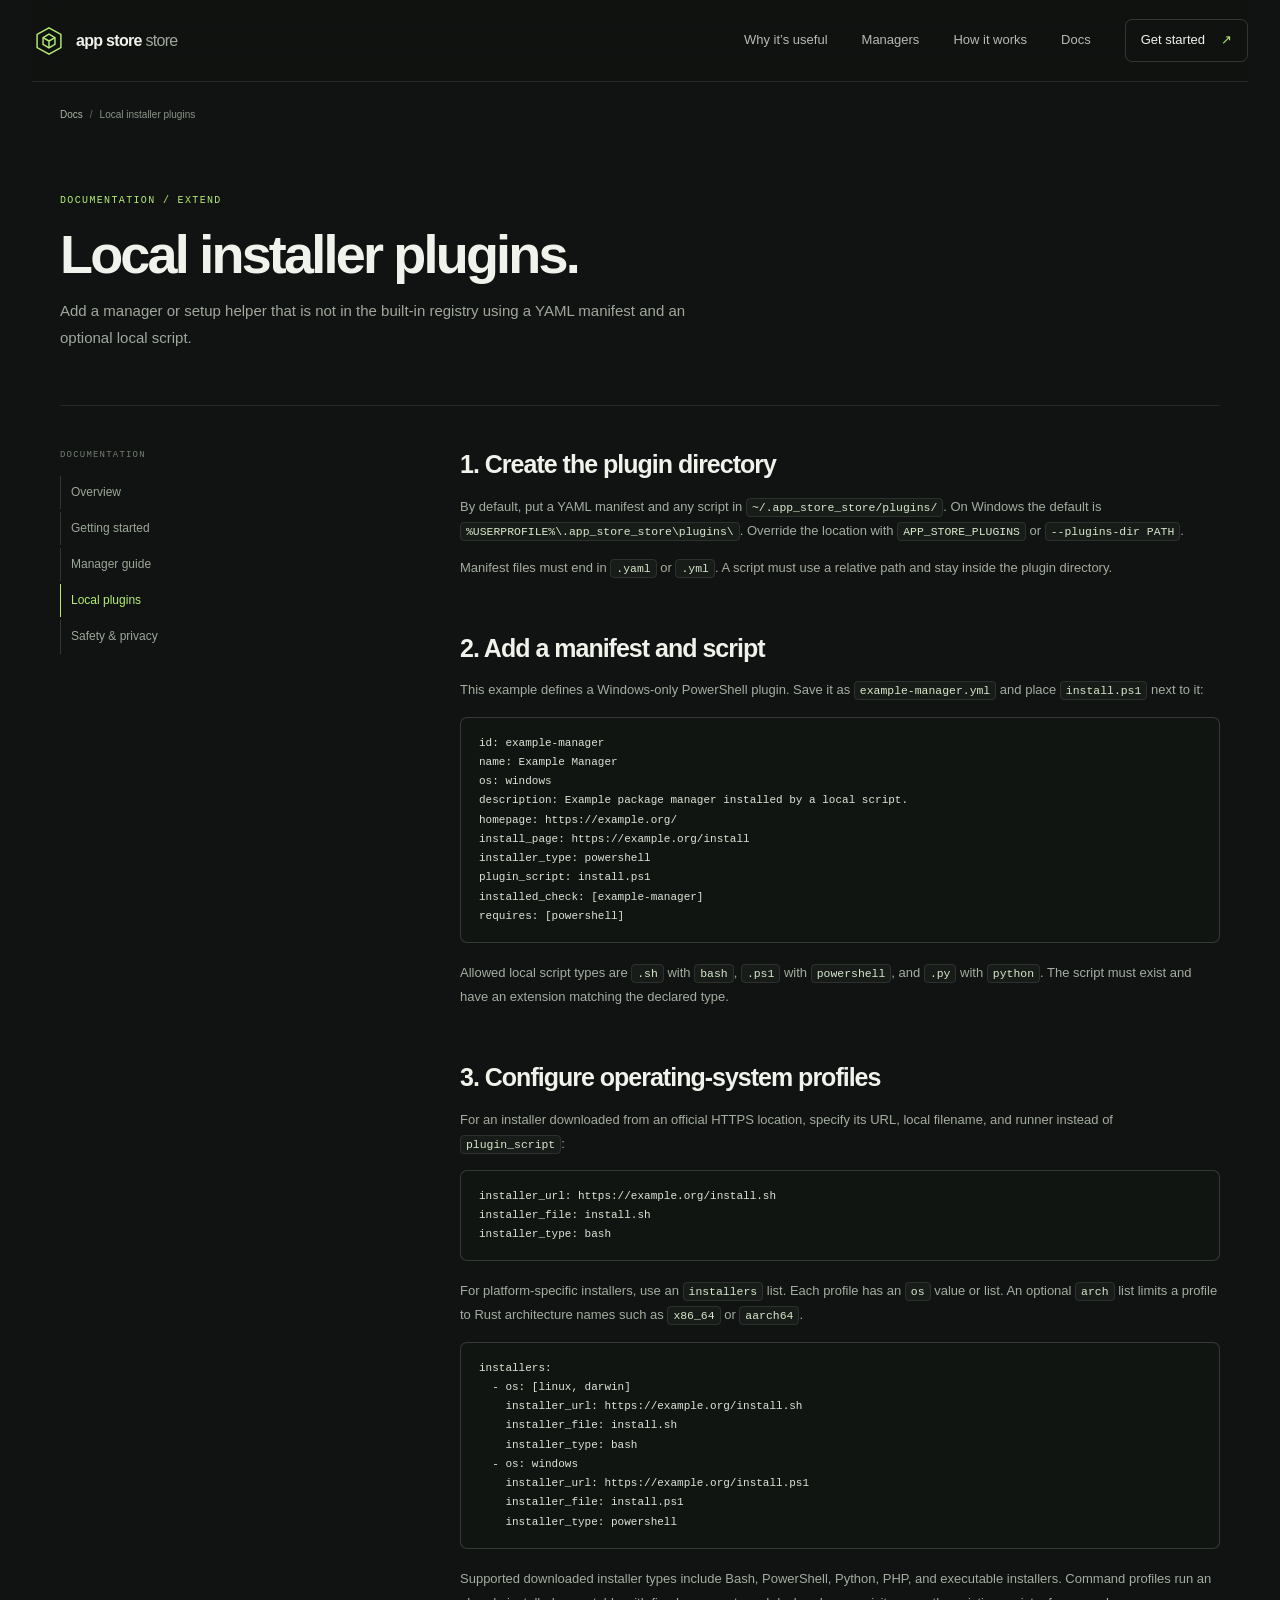
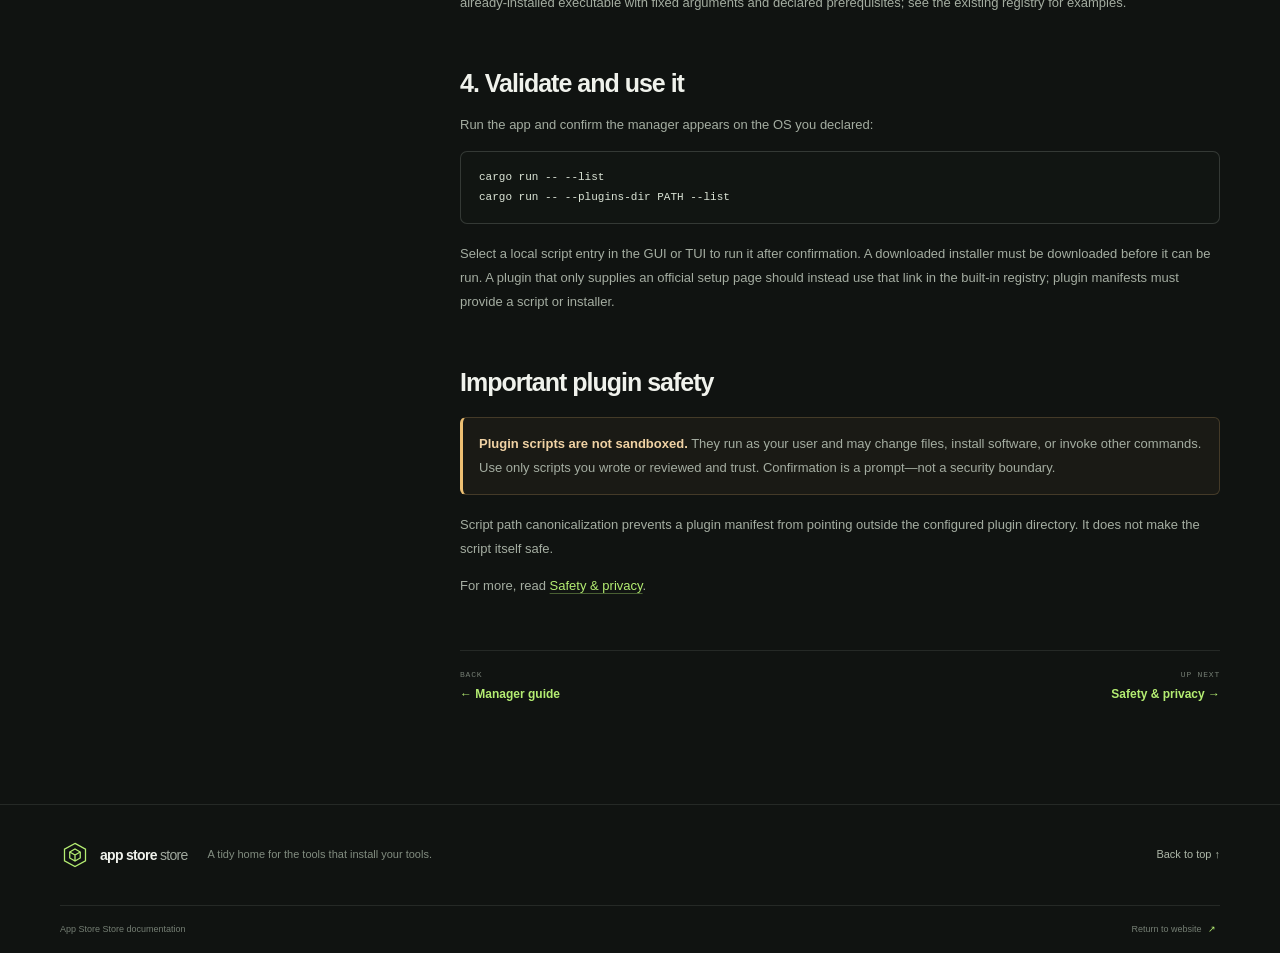
<file: web/docs/plugins.html>
<!doctype html>
<html lang="en">
  <head>
    <meta charset="utf-8"><meta name="viewport" content="width=device-width, initial-scale=1">
    <meta name="description" content="Add a local custom installer to App Store Store with a YAML plugin manifest and script.">
    <meta name="theme-color" content="#101311"><title>Local plugins — App Store Store Docs</title>
    <link rel="icon" href="../favicon.svg" type="image/svg+xml"><link rel="stylesheet" href="../styles.css"><link rel="stylesheet" href="docs.css">
  </head>
  <body>
    <a class="skip-link" href="#main">Skip to documentation</a>
    <header class="site-header"><a class="brand" href="../index.html"><span class="brand-mark" aria-hidden="true"><svg viewBox="0 0 40 40" fill="none"><path d="M20 4.5 34 12.3v15.4L20 35.5 6 27.7V12.3L20 4.5Z" stroke="currentColor" stroke-width="1.7"/><path d="m13 16 7-4 7 4v8l-7 4-7-4v-8Z" stroke="currentColor" stroke-width="1.7"/><path d="M20 20v8m0-8 7-4m-7 4-7-4" stroke="currentColor" stroke-width="1.7"/></svg></span><span class="brand-name">app store<span> store</span></span></a><nav class="site-nav" aria-label="Main navigation"><a href="../index.html#features">Why it’s useful</a><a href="../index.html#managers">Managers</a><a href="../index.html#how-it-works">How it works</a><a href="index.html" aria-current="page">Docs</a><a class="nav-cta" href="../index.html#get-started">Get started <span>↗</span></a></nav></header>
    <main id="main" class="docs-shell"><div class="section-wrap">
      <div class="docs-breadcrumb"><a href="index.html">Docs</a><span>/</span>Local installer plugins</div>
      <div class="docs-hero"><div class="eyebrow">DOCUMENTATION / EXTEND</div><h1>Local installer plugins.</h1><p>Add a manager or setup helper that is not in the built-in registry using a YAML manifest and an optional local script.</p></div>
      <div class="docs-layout">
        <aside class="docs-sidebar"><div class="docs-sidebar-label">DOCUMENTATION</div><nav aria-label="Documentation"><a href="index.html">Overview</a><a href="getting-started.html">Getting started</a><a href="managers.html">Manager guide</a><a href="plugins.html" aria-current="page">Local plugins</a><a href="safety.html">Safety &amp; privacy</a></nav></aside>
        <article class="docs-article">
          <section><h2>1. Create the plugin directory</h2><p>By default, put a YAML manifest and any script in <code>~/.app_store_store/plugins/</code>. On Windows the default is <code>%USERPROFILE%\.app_store_store\plugins\</code>. Override the location with <code>APP_STORE_PLUGINS</code> or <code>--plugins-dir PATH</code>.</p><p>Manifest files must end in <code>.yaml</code> or <code>.yml</code>. A script must use a relative path and stay inside the plugin directory.</p></section>
          <section><h2>2. Add a manifest and script</h2><p>This example defines a Windows-only PowerShell plugin. Save it as <code>example-manager.yml</code> and place <code>install.ps1</code> next to it:</p><pre><code>id: example-manager
name: Example Manager
os: windows
description: Example package manager installed by a local script.
homepage: https://example.org/
install_page: https://example.org/install
installer_type: powershell
plugin_script: install.ps1
installed_check: [example-manager]
requires: [powershell]</code></pre><p>Allowed local script types are <code>.sh</code> with <code>bash</code>, <code>.ps1</code> with <code>powershell</code>, and <code>.py</code> with <code>python</code>. The script must exist and have an extension matching the declared type.</p></section>
          <section><h2>3. Configure operating-system profiles</h2><p>For an installer downloaded from an official HTTPS location, specify its URL, local filename, and runner instead of <code>plugin_script</code>:</p><pre><code>installer_url: https://example.org/install.sh
installer_file: install.sh
installer_type: bash</code></pre><p>For platform-specific installers, use an <code>installers</code> list. Each profile has an <code>os</code> value or list. An optional <code>arch</code> list limits a profile to Rust architecture names such as <code>x86_64</code> or <code>aarch64</code>.</p><pre><code>installers:
  - os: [linux, darwin]
    installer_url: https://example.org/install.sh
    installer_file: install.sh
    installer_type: bash
  - os: windows
    installer_url: https://example.org/install.ps1
    installer_file: install.ps1
    installer_type: powershell</code></pre><p>Supported downloaded installer types include Bash, PowerShell, Python, PHP, and executable installers. Command profiles run an already-installed executable with fixed arguments and declared prerequisites; see the existing registry for examples.</p></section>
          <section><h2>4. Validate and use it</h2><p>Run the app and confirm the manager appears on the OS you declared:</p><pre><code>cargo run -- --list
cargo run -- --plugins-dir PATH --list</code></pre><p>Select a local script entry in the GUI or TUI to run it after confirmation. A downloaded installer must be downloaded before it can be run. A plugin that only supplies an official setup page should instead use that link in the built-in registry; plugin manifests must provide a script or installer.</p></section>
          <section><h2>Important plugin safety</h2><div class="docs-callout warning"><p><strong>Plugin scripts are not sandboxed.</strong> They run as your user and may change files, install software, or invoke other commands. Use only scripts you wrote or reviewed and trust. Confirmation is a prompt—not a security boundary.</p></div><p>Script path canonicalization prevents a plugin manifest from pointing outside the configured plugin directory. It does not make the script itself safe.</p><p>For more, read <a href="safety.html">Safety &amp; privacy</a>.</p></section>
          <div class="docs-next"><a href="managers.html"><small>BACK</small><strong><span>←</span> Manager guide</strong></a><a href="safety.html"><small>UP NEXT</small><strong>Safety &amp; privacy <span>→</span></strong></a></div>
        </article>
      </div>
    </div></main>
    <footer class="site-footer"><div class="footer-main section-wrap"><a class="brand footer-brand" href="../index.html"><span class="brand-mark" aria-hidden="true"><svg viewBox="0 0 40 40" fill="none"><path d="M20 4.5 34 12.3v15.4L20 35.5 6 27.7V12.3L20 4.5Z" stroke="currentColor" stroke-width="1.7"/><path d="m13 16 7-4 7 4v8l-7 4-7-4v-8Z" stroke="currentColor" stroke-width="1.7"/><path d="M20 20v8m0-8 7-4m-7 4-7-4" stroke="currentColor" stroke-width="1.7"/></svg></span><span class="brand-name">app store<span> store</span></span></a><p>A tidy home for the tools that install your tools.</p><a class="footer-top" href="#">Back to top ↑</a></div><div class="footer-bottom section-wrap"><span>App Store Store documentation</span><a href="../index.html">Return to website <span class="meta-dot">↗</span></a></div></footer>
  </body>
</html>
</file>
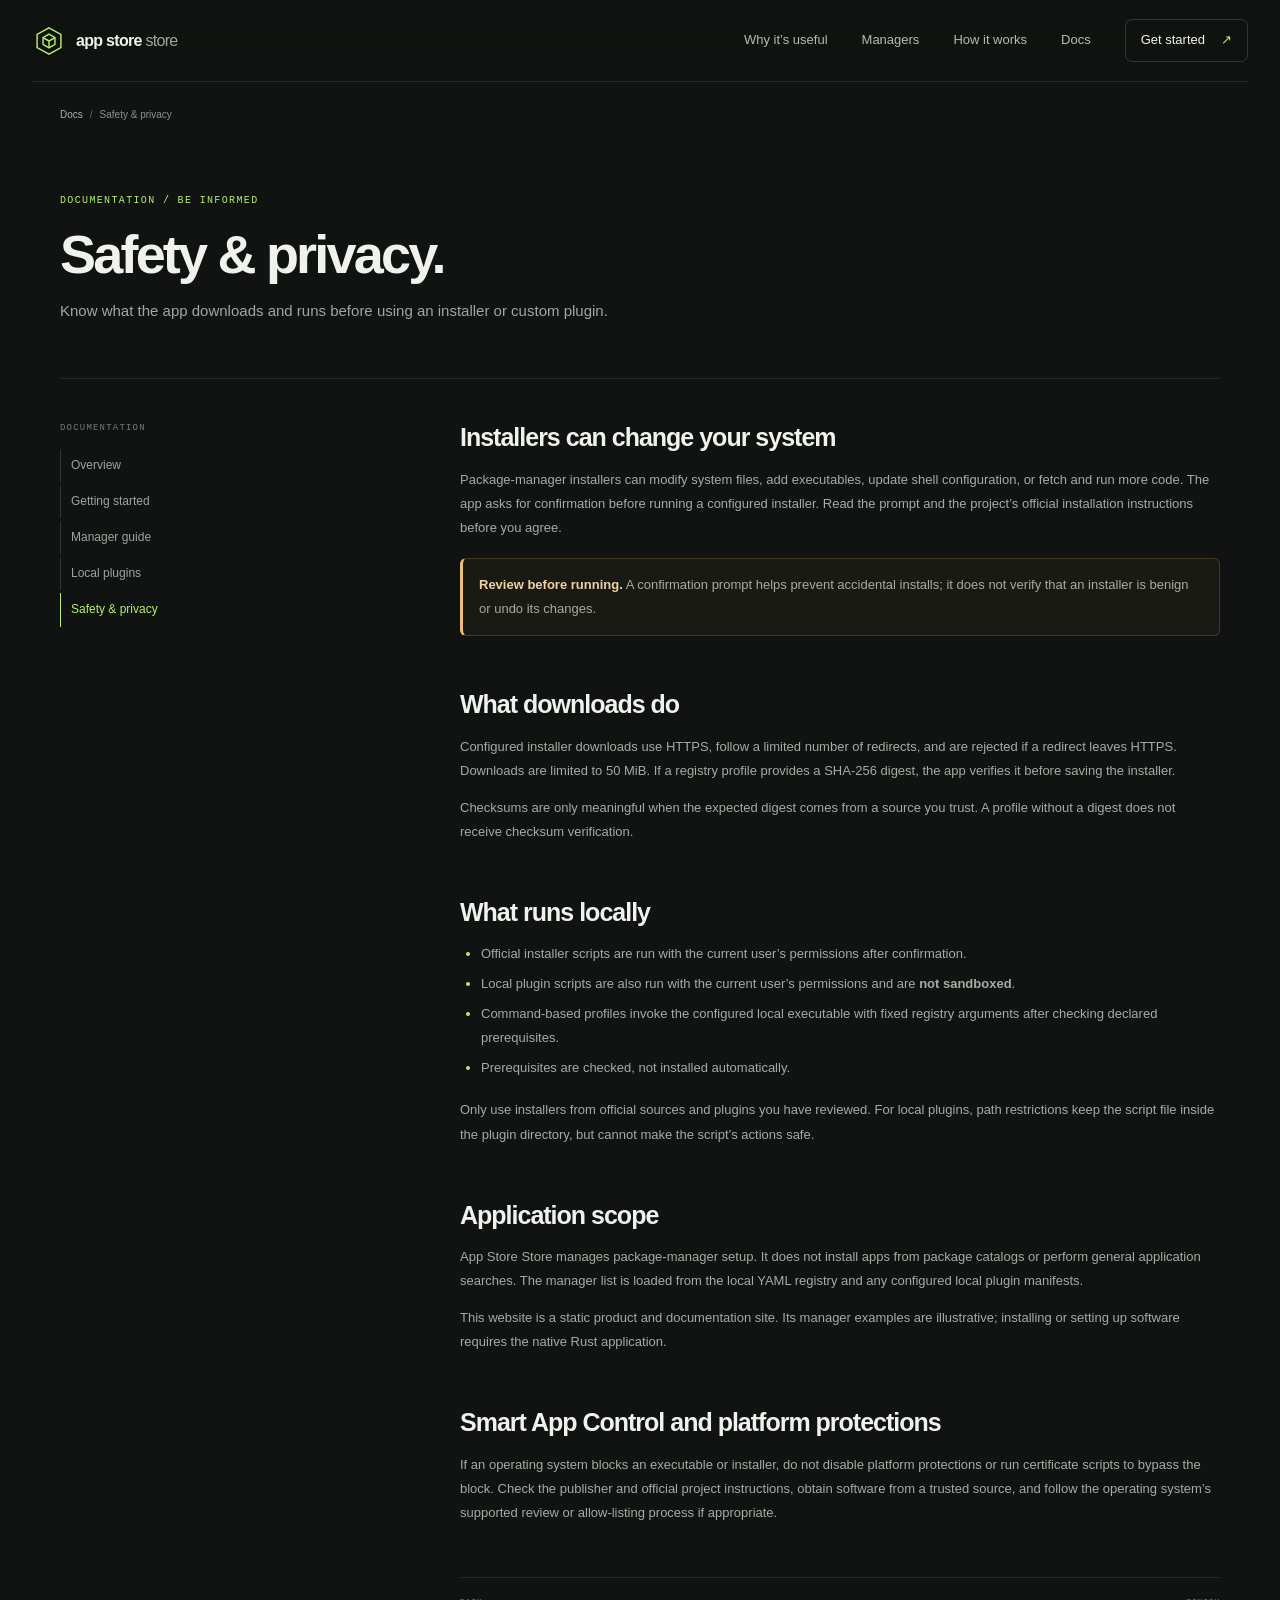
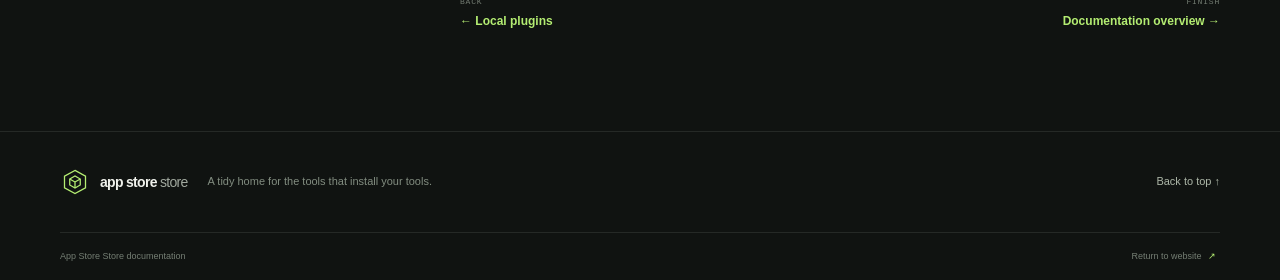
<file: web/docs/safety.html>
<!doctype html>
<html lang="en">
  <head>
    <meta charset="utf-8"><meta name="viewport" content="width=device-width, initial-scale=1">
    <meta name="description" content="Understand installer confirmation, downloads, plugins, and local behavior in App Store Store.">
    <meta name="theme-color" content="#101311"><title>Safety &amp; privacy — App Store Store Docs</title>
    <link rel="icon" href="../favicon.svg" type="image/svg+xml"><link rel="stylesheet" href="../styles.css"><link rel="stylesheet" href="docs.css">
  </head>
  <body>
    <a class="skip-link" href="#main">Skip to documentation</a>
    <header class="site-header"><a class="brand" href="../index.html"><span class="brand-mark" aria-hidden="true"><svg viewBox="0 0 40 40" fill="none"><path d="M20 4.5 34 12.3v15.4L20 35.5 6 27.7V12.3L20 4.5Z" stroke="currentColor" stroke-width="1.7"/><path d="m13 16 7-4 7 4v8l-7 4-7-4v-8Z" stroke="currentColor" stroke-width="1.7"/><path d="M20 20v8m0-8 7-4m-7 4-7-4" stroke="currentColor" stroke-width="1.7"/></svg></span><span class="brand-name">app store<span> store</span></span></a><nav class="site-nav" aria-label="Main navigation"><a href="../index.html#features">Why it’s useful</a><a href="../index.html#managers">Managers</a><a href="../index.html#how-it-works">How it works</a><a href="index.html" aria-current="page">Docs</a><a class="nav-cta" href="../index.html#get-started">Get started <span>↗</span></a></nav></header>
    <main id="main" class="docs-shell"><div class="section-wrap">
      <div class="docs-breadcrumb"><a href="index.html">Docs</a><span>/</span>Safety &amp; privacy</div>
      <div class="docs-hero"><div class="eyebrow">DOCUMENTATION / BE INFORMED</div><h1>Safety &amp; privacy.</h1><p>Know what the app downloads and runs before using an installer or custom plugin.</p></div>
      <div class="docs-layout">
        <aside class="docs-sidebar"><div class="docs-sidebar-label">DOCUMENTATION</div><nav aria-label="Documentation"><a href="index.html">Overview</a><a href="getting-started.html">Getting started</a><a href="managers.html">Manager guide</a><a href="plugins.html">Local plugins</a><a href="safety.html" aria-current="page">Safety &amp; privacy</a></nav></aside>
        <article class="docs-article">
          <section><h2>Installers can change your system</h2><p>Package-manager installers can modify system files, add executables, update shell configuration, or fetch and run more code. The app asks for confirmation before running a configured installer. Read the prompt and the project’s official installation instructions before you agree.</p><div class="docs-callout warning"><p><strong>Review before running.</strong> A confirmation prompt helps prevent accidental installs; it does not verify that an installer is benign or undo its changes.</p></div></section>
          <section><h2>What downloads do</h2><p>Configured installer downloads use HTTPS, follow a limited number of redirects, and are rejected if a redirect leaves HTTPS. Downloads are limited to 50 MiB. If a registry profile provides a SHA-256 digest, the app verifies it before saving the installer.</p><p>Checksums are only meaningful when the expected digest comes from a source you trust. A profile without a digest does not receive checksum verification.</p></section>
          <section><h2>What runs locally</h2><ul><li>Official installer scripts are run with the current user’s permissions after confirmation.</li><li>Local plugin scripts are also run with the current user’s permissions and are <strong>not sandboxed</strong>.</li><li>Command-based profiles invoke the configured local executable with fixed registry arguments after checking declared prerequisites.</li><li>Prerequisites are checked, not installed automatically.</li></ul><p>Only use installers from official sources and plugins you have reviewed. For local plugins, path restrictions keep the script file inside the plugin directory, but cannot make the script’s actions safe.</p></section>
          <section><h2>Application scope</h2><p>App Store Store manages package-manager setup. It does not install apps from package catalogs or perform general application searches. The manager list is loaded from the local YAML registry and any configured local plugin manifests.</p><p>This website is a static product and documentation site. Its manager examples are illustrative; installing or setting up software requires the native Rust application.</p></section>
          <section><h2>Smart App Control and platform protections</h2><p>If an operating system blocks an executable or installer, do not disable platform protections or run certificate scripts to bypass the block. Check the publisher and official project instructions, obtain software from a trusted source, and follow the operating system’s supported review or allow-listing process if appropriate.</p></section>
          <div class="docs-next"><a href="plugins.html"><small>BACK</small><strong><span>←</span> Local plugins</strong></a><a href="index.html"><small>FINISH</small><strong>Documentation overview <span>→</span></strong></a></div>
        </article>
      </div>
    </div></main>
    <footer class="site-footer"><div class="footer-main section-wrap"><a class="brand footer-brand" href="../index.html"><span class="brand-mark" aria-hidden="true"><svg viewBox="0 0 40 40" fill="none"><path d="M20 4.5 34 12.3v15.4L20 35.5 6 27.7V12.3L20 4.5Z" stroke="currentColor" stroke-width="1.7"/><path d="m13 16 7-4 7 4v8l-7 4-7-4v-8Z" stroke="currentColor" stroke-width="1.7"/><path d="M20 20v8m0-8 7-4m-7 4-7-4" stroke="currentColor" stroke-width="1.7"/></svg></span><span class="brand-name">app store<span> store</span></span></a><p>A tidy home for the tools that install your tools.</p><a class="footer-top" href="#">Back to top ↑</a></div><div class="footer-bottom section-wrap"><span>App Store Store documentation</span><a href="../index.html">Return to website <span class="meta-dot">↗</span></a></div></footer>
  </body>
</html>
</file>
<file: web/styles.css>
:root {
  color-scheme: dark;
  --bg: #101311;
  --bg-soft: #151916;
  --panel: #191e1b;
  --panel-light: #1f2521;
  --line: rgba(223, 235, 223, 0.1);
  --line-strong: rgba(223, 235, 223, 0.17);
  --text: #f0f2ec;
  --muted: #a0a89e;
  --subtle: #747d73;
  --green: #b4ed72;
  --green-dark: #1d2919;
  --mint: #91d9b4;
  --mono: "DM Mono", "SFMono-Regular", Consolas, monospace;
  --sans: "DM Sans", "Segoe UI", sans-serif;
  --display: "Manrope", "Segoe UI", sans-serif;
}

* { box-sizing: border-box; }
html { scroll-behavior: smooth; scroll-padding-top: 90px; }
body {
  margin: 0;
  background: var(--bg);
  color: var(--text);
  font-family: var(--sans);
  font-size: 15px;
  line-height: 1.6;
  -webkit-font-smoothing: antialiased;
}
button, input { font: inherit; }
button, a { -webkit-tap-highlight-color: transparent; }
a { color: inherit; text-decoration: none; }
button:focus-visible, a:focus-visible, input:focus-visible {
  outline: 2px solid var(--green);
  outline-offset: 4px;
}
.section-wrap { width: min(1160px, calc(100% - 64px)); margin-inline: auto; }
.section-space { padding-block: 120px; }
.skip-link, .sr-only {
  position: absolute;
  width: 1px;
  height: 1px;
  padding: 0;
  margin: -1px;
  overflow: hidden;
  clip: rect(0, 0, 0, 0);
  white-space: nowrap;
  border: 0;
}
.skip-link:focus {
  z-index: 20;
  top: 12px;
  left: 12px;
  width: auto;
  height: auto;
  margin: 0;
  padding: 10px 14px;
  clip: auto;
  background: var(--green);
  color: #111;
}

.site-header {
  position: sticky;
  z-index: 10;
  top: 0;
  display: flex;
  width: min(1280px, calc(100% - 64px));
  height: 82px;
  align-items: center;
  justify-content: space-between;
  margin-inline: auto;
  border-bottom: 1px solid var(--line);
  background: rgba(16, 19, 17, 0.88);
  backdrop-filter: blur(18px);
}
.brand { display: inline-flex; align-items: center; gap: 10px; }
.brand-mark { display: grid; width: 34px; height: 34px; color: var(--green); }
.brand-mark svg { width: 100%; height: 100%; }
.brand-name { font-family: var(--display); font-size: 16px; font-weight: 800; letter-spacing: -0.7px; }
.brand-name span { color: var(--muted); font-weight: 500; }
.site-nav { display: flex; height: 100%; align-items: center; gap: 34px; }
.site-nav > a { color: #b5bcb3; font-size: 13px; transition: color .2s ease; }
.site-nav > a:hover { color: var(--text); }
.site-nav .nav-cta {
  display: inline-flex;
  align-items: center;
  gap: 16px;
  padding: 10px 15px;
  border: 1px solid var(--line-strong);
  border-radius: 7px;
  color: var(--text);
}
.site-nav .nav-cta span { color: var(--green); }
.menu-toggle { display: none; }

.hero {
  display: grid;
  min-height: 645px;
  grid-template-columns: .82fr 1.18fr;
  align-items: center;
  gap: 36px;
  padding-block: 90px 100px;
}
.hero-copy { position: relative; z-index: 1; padding-block: 22px; }
.eyebrow {
  display: flex;
  align-items: center;
  gap: 9px;
  color: var(--green);
  font-family: var(--mono);
  font-size: 10px;
  letter-spacing: 1.35px;
}
.pulse-dot, .tiny-green-dot {
  width: 7px;
  height: 7px;
  border-radius: 50%;
  background: var(--green);
  box-shadow: 0 0 13px rgba(180, 237, 114, .6);
}
h1, h2, h3, p { margin-top: 0; }
h1, h2, h3 { font-family: var(--display); }
h1 {
  margin-block: 25px 20px;
  font-size: clamp(43px, 5.1vw, 64px);
  font-weight: 700;
  letter-spacing: -4px;
  line-height: 1.08;
}
h1 span, .start-inner h2 span { color: var(--green); }
.hero-lede { max-width: 430px; margin-bottom: 30px; color: #aab2a8; font-size: 17px; line-height: 1.7; }
.hero-actions { display: flex; flex-wrap: wrap; gap: 12px; }
.button {
  display: inline-flex;
  min-height: 48px;
  align-items: center;
  justify-content: center;
  gap: 22px;
  padding: 0 18px;
  border: 1px solid var(--line-strong);
  border-radius: 7px;
  font-size: 13px;
  font-weight: 600;
  transition: transform .2s ease, background .2s ease, border-color .2s ease;
}
.button:hover { transform: translateY(-2px); }
.button-primary { border-color: var(--green); background: var(--green); color: #172012; }
.button-primary:hover { background: #c4f58a; }
.button-primary span { font-size: 17px; }
.button-quiet { background: transparent; color: #d0d5cd; }
.button-quiet span { color: var(--green); font-size: 17px; }
.button-quiet:hover { border-color: rgba(180, 237, 114, .5); background: rgba(255, 255, 255, .03); }
.hero-meta { display: flex; flex-wrap: wrap; align-items: center; gap: 12px; margin-top: 35px; color: var(--subtle); font-size: 11px; }
.platform-pills { display: flex; gap: 5px; }
.platform-pills span { padding: 4px 7px; border: 1px solid var(--line); border-radius: 4px; color: #aeb6ab; font-family: var(--mono); font-size: 9px; }
.meta-divider { width: 1px; height: 15px; background: var(--line-strong); }
.meta-dot { padding-inline: 4px; color: var(--green); }

.hero-art { position: relative; min-width: 0; padding: 28px 10px; }
.product-shot {
  overflow: hidden;
  margin: 0;
  border: 1px solid rgba(230, 240, 226, .17);
  border-radius: 11px;
  background: #191e1b;
  box-shadow: 0 28px 75px rgba(0, 0, 0, .37), 0 0 55px rgba(180, 237, 114, .035);
}
.product-shot img { display: block; width: 100%; height: auto; }
.product-shot figcaption {
  display: flex;
  min-height: 37px;
  align-items: center;
  gap: 8px;
  padding: 8px 12px;
  border-top: 1px solid var(--line);
  color: #b8c2b4;
  font-size: 10px;
}
.product-shot figcaption > span:last-child {
  margin-left: auto;
  color: #7f8a7c;
  font-family: var(--mono);
  font-size: 8px;
  letter-spacing: .65px;
}
.shot-live-dot { width: 6px; height: 6px; border-radius: 50%; background: var(--green); box-shadow: 0 0 9px rgba(180, 237, 114, .5); }
.product-shot-hero { transform: perspective(1300px) rotateY(-3deg) rotateX(1deg); }
.floating-note {
  position: absolute;
  top: 7px;
  right: -4px;
  display: flex;
  align-items: center;
  gap: 7px;
  padding: 9px 12px;
  border: 1px solid var(--line-strong);
  border-radius: 7px;
  background: #202620;
  box-shadow: 0 12px 30px rgba(0, 0, 0, .25);
  color: #d7dfd2;
  font-size: 9px;
}
.note-check { display: grid; width: 15px; height: 15px; place-items: center; border-radius: 50%; background: #314229; color: var(--green); font-size: 9px; }
.note-separator { color: #606c5e; }

.trust-strip { border-block: 1px solid var(--line); background: #131714; }
.trust-strip-inner { display: flex; width: min(1160px, calc(100% - 64px)); min-height: 74px; align-items: center; justify-content: space-between; gap: 20px; margin-inline: auto; }
.strip-label { color: #868f85; font-size: 11px; }
.strip-item { display: inline-flex; align-items: center; gap: 8px; color: #c0c8bc; font-size: 11px; white-space: nowrap; }
.strip-symbol { color: var(--green); font-size: 15px; }

.section-heading { display: flex; align-items: flex-end; justify-content: space-between; gap: 36px; margin-bottom: 48px; }
.section-heading h2, .how-copy h2, .start-inner h2 { margin: 16px 0 0; font-size: clamp(34px, 4vw, 47px); font-weight: 600; letter-spacing: -2.4px; line-height: 1.16; }
.section-heading > p { max-width: 365px; margin-bottom: 2px; color: var(--muted); font-size: 14px; line-height: 1.8; }
.section-heading em { color: #dbe4d5; font-style: normal; }
.feature-grid { display: grid; grid-template-columns: repeat(3, 1fr); gap: 14px; }
.feature-card { min-height: 250px; padding: 26px; border: 1px solid var(--line); border-radius: 9px; background: linear-gradient(145deg, rgba(255,255,255,.025), transparent 65%), #151916; transition: border-color .2s ease, transform .2s ease; }
.feature-card:hover { transform: translateY(-3px); border-color: rgba(180, 237, 114, .3); }
.feature-icon { display: grid; width: 35px; height: 35px; place-items: center; border: 1px solid rgba(180, 237, 114, .2); border-radius: 8px; background: rgba(180, 237, 114, .07); color: var(--green); font-size: 16px; }
.icon-window { color: #8edaba; border-color: rgba(142, 218, 186, .2); background: rgba(142, 218, 186, .06); }
.icon-sparkle { color: #b7a6ed; border-color: rgba(183, 166, 237, .2); background: rgba(183, 166, 237, .06); }
.feature-number { display: block; margin-top: 25px; color: #7f897d; font-family: var(--mono); font-size: 9px; letter-spacing: 1px; }
.feature-card h3 { margin: 8px 0 7px; font-size: 18px; font-weight: 600; letter-spacing: -.5px; }
.feature-card p { max-width: 285px; margin: 0; color: #969f94; font-size: 12px; line-height: 1.75; }

.screenshot-showcase {
  display: grid;
  grid-template-columns: .72fr 1.28fr;
  align-items: center;
  gap: 54px;
  padding-block: 0 115px;
}
.showcase-copy h2 { margin: 16px 0 13px; font-family: var(--display); font-size: clamp(32px, 3.5vw, 42px); font-weight: 600; letter-spacing: -2px; line-height: 1.2; }
.showcase-copy h2 span { color: var(--green); }
.showcase-copy > p { max-width: 350px; color: var(--muted); font-size: 13px; line-height: 1.8; }
.showcase-points { display: grid; gap: 10px; margin-top: 21px; color: #c1c9bd; font-size: 11px; }
.showcase-points span { display: flex; align-items: center; gap: 9px; }
.showcase-points i { display: grid; width: 16px; height: 16px; place-items: center; border-radius: 50%; background: rgba(180, 237, 114, .12); color: var(--green); font-size: 9px; font-style: normal; }
.product-shot-confirm { transform: perspective(1100px) rotateY(2deg); }
.manager-icon { display: inline-grid; flex: 0 0 auto; width: 28px; height: 28px; place-items: center; border-radius: 7px; font-family: var(--display); font-size: 13px; font-weight: 800; }
.icon-brew { background: #233328; color: #b3ed71; }
.icon-npm { background: #3b2928; color: #f17a6c; }
.icon-cargo { background: #302a23; color: #efb76c; }
.icon-py { background: #242f3a; color: #8cb7ed; }
.icon-winget { background: #1c3040; color: #71bbee; }
.icon-apt { background: #352438; color: #d890e2; }
.icon-docker { background: #1c3140; color: #6bc3ed; }
.icon-helm { background: #242a40; color: #93a8ee; }
.terminal-top i { width: 7px; height: 7px; border-radius: 50%; background: #4c554c; }

.catalog-section { padding-block: 112px; border-block: 1px solid var(--line); background: #141815; }
.catalog-heading { margin-bottom: 35px; }
.catalog-toolbar { display: flex; align-items: center; justify-content: space-between; gap: 20px; margin-bottom: 22px; }
.catalog-tabs { display: flex; flex-wrap: wrap; gap: 6px; }
.filter-tab { padding: 8px 13px; border: 1px solid transparent; border-radius: 6px; background: transparent; color: #929c91; cursor: pointer; font-size: 11px; transition: all .18s ease; }
.filter-tab:hover { color: var(--text); }
.filter-tab.is-active { border-color: rgba(180, 237, 114, .24); background: rgba(180, 237, 114, .08); color: var(--green); }
.catalog-search { display: flex; width: 210px; height: 37px; align-items: center; gap: 7px; padding-inline: 10px; border: 1px solid var(--line-strong); border-radius: 6px; color: #8f9a8c; }
.catalog-search span { font-size: 17px; }
.catalog-search input { width: 100%; border: 0; outline: 0; background: transparent; color: var(--text); font-size: 11px; }
.catalog-search input::placeholder { color: #7e887e; }
.catalog-search:focus-within { border-color: rgba(180, 237, 114, .6); }
.catalog-grid { display: grid; grid-template-columns: repeat(4, 1fr); gap: 12px; }
.catalog-card { min-height: 177px; padding: 17px; border: 1px solid var(--line); border-radius: 8px; background: #191e1b; transition: transform .2s ease, border-color .2s ease; }
.catalog-card:hover { transform: translateY(-3px); border-color: var(--line-strong); }
.catalog-card[hidden] { display: none; }
.catalog-card-top { display: flex; align-items: center; justify-content: space-between; }
.category-tag { color: #879285; font-family: var(--mono); font-size: 8px; letter-spacing: .45px; }
.catalog-card h3 { margin: 14px 0 2px; font-size: 16px; letter-spacing: -.4px; }
.catalog-card p { min-height: 38px; margin-bottom: 12px; color: #949e92; font-size: 10px; line-height: 1.6; }
.catalog-card-foot { display: flex; justify-content: space-between; padding-top: 9px; border-top: 1px solid var(--line); color: #849080; font-size: 9px; }
.catalog-card-foot span { color: var(--green); font-size: 12px; }
.catalog-empty { margin-block: 35px; color: var(--muted); text-align: center; }
.catalog-caption { margin: 16px 0 0; color: #788175; font-size: 10px; }

.how-section { display: grid; grid-template-columns: .82fr 1.18fr; align-items: center; gap: 100px; }
.how-copy > p { max-width: 340px; margin-block: 17px 23px; color: var(--muted); font-size: 13px; line-height: 1.8; }
.text-link { color: var(--green); font-size: 12px; font-weight: 600; }
.text-link span { padding-left: 8px; }
.steps { border-top: 1px solid var(--line-strong); }
.step { display: grid; min-height: 93px; grid-template-columns: 38px 1fr 30px; align-items: center; gap: 12px; border-bottom: 1px solid var(--line); }
.step-index { align-self: start; padding-top: 29px; color: #7f897e; font-family: var(--mono); font-size: 10px; }
.step h3 { margin: 0 0 3px; font-size: 14px; font-weight: 600; }
.step p { margin: 0; color: #929b90; font-size: 11px; }
.step-mark { justify-self: end; color: var(--green); font-size: 17px; }

.start-section { position: relative; overflow: hidden; padding-block: 95px 82px; border-top: 1px solid rgba(180, 237, 114, .12); background: radial-gradient(ellipse at 50% 120%, rgba(110, 157, 64, .13), transparent 58%), #141914; text-align: center; }
.start-orb { position: absolute; top: 36%; left: 50%; width: 470px; height: 310px; border: 1px solid rgba(180, 237, 114, .09); border-radius: 50%; transform: translate(-50%, -50%) rotate(-9deg); pointer-events: none; }
.start-inner { position: relative; z-index: 1; }
.start-inner .eyebrow { justify-content: center; }
.start-inner h2 { margin-top: 13px; font-size: clamp(42px, 5vw, 58px); }
.start-inner > p { max-width: 455px; margin: 16px auto 27px; color: #9fa99c; font-size: 13px; line-height: 1.8; }
.terminal-card { width: min(450px, 100%); margin-inline: auto; overflow: hidden; border: 1px solid rgba(226, 238, 220, .17); border-radius: 8px; background: #111512; text-align: left; box-shadow: 0 18px 55px rgba(0,0,0,.2); }
.terminal-top { display: flex; height: 34px; align-items: center; justify-content: space-between; padding-inline: 12px; border-bottom: 1px solid var(--line); color: #7f8a7d; font-family: var(--mono); font-size: 8px; letter-spacing: 1px; }
.terminal-top > span:first-child { display: flex; gap: 4px; }
.terminal-top i:first-child { background: #e7796d; }
.terminal-top i:nth-child(2) { background: #e6ba60; }
.terminal-top i:nth-child(3) { background: #7ac67d; }
.copy-button { padding: 4px 7px; border: 1px solid var(--line); border-radius: 4px; background: transparent; color: #9da898; cursor: pointer; font-family: var(--mono); font-size: 8px; }
.copy-button:hover { border-color: rgba(180, 237, 114, .4); color: var(--green); }
.terminal-card code { display: block; padding: 18px 15px; color: #e2e8dd; font-family: var(--mono); font-size: 12px; }
.terminal-prompt { padding-right: 8px; color: var(--green); }
.start-notes { display: flex; flex-wrap: wrap; justify-content: center; gap: 12px 25px; margin-top: 17px; color: #929d8f; font-size: 10px; }
.start-notes .note-check { display: inline-grid; margin-right: 4px; vertical-align: -3px; }
.start-notes code { color: #c4d4ba; font-family: var(--mono); font-size: 9px; }
.start-inner > p.safety-copy { margin-top: 31px; margin-bottom: 0; color: #768173; font-size: 10px; }

.site-footer { border-top: 1px solid var(--line); background: #101311; }
.footer-main { display: flex; min-height: 100px; align-items: center; gap: 20px; }
.footer-brand .brand-name { font-size: 14px; }
.footer-brand .brand-mark { width: 30px; height: 30px; }
.footer-main > p { margin: 0; color: #828d80; font-size: 11px; }
.footer-top { margin-left: auto; color: #adb7a8; font-size: 11px; }
.footer-top:hover { color: var(--green); }
.footer-bottom { display: flex; min-height: 48px; align-items: center; justify-content: space-between; border-top: 1px solid var(--line); color: #747e73; font-size: 9px; }

@media (max-width: 1000px) {
  .hero { grid-template-columns: .86fr 1.14fr; gap: 18px; }
  h1 { font-size: clamp(43px, 5.4vw, 56px); letter-spacing: -3px; }
  .manager-icon { width: 25px; height: 25px; }
  .catalog-grid { grid-template-columns: repeat(2, 1fr); }
  .how-section { gap: 55px; }
  .screenshot-showcase { grid-template-columns: .8fr 1.2fr; gap: 32px; }
  .strip-label { display: none; }
}
@media (max-width: 720px) {
  .section-wrap { width: min(100% - 36px, 540px); }
  .section-space { padding-block: 82px; }
  .site-header { width: calc(100% - 36px); height: 70px; }
  .menu-toggle { display: flex; width: 38px; height: 38px; flex-direction: column; align-items: center; justify-content: center; gap: 5px; border: 1px solid var(--line-strong); border-radius: 6px; background: transparent; }
  .menu-toggle > span:not(.sr-only) { width: 15px; height: 1px; background: #d8ded5; transition: transform .2s ease; }
  .menu-toggle[aria-expanded="true"] > span:first-child { transform: translateY(3px) rotate(45deg); }
  .menu-toggle[aria-expanded="true"] > span:nth-child(2) { transform: translateY(-3px) rotate(-45deg); }
  .site-nav { position: absolute; top: 69px; right: 0; left: 0; display: none; height: auto; align-items: stretch; gap: 0; padding: 8px 16px 15px; border: 1px solid var(--line); border-top: 0; border-radius: 0 0 8px 8px; background: #151916; }
  .site-nav.is-open { display: flex; flex-direction: column; }
  .site-nav > a { padding: 12px 4px; border-bottom: 1px solid var(--line); }
  .site-nav .nav-cta { justify-content: space-between; margin-top: 9px; padding-inline: 12px; border: 1px solid var(--line-strong); }
  .hero { min-height: 0; grid-template-columns: 1fr; gap: 27px; padding-block: 68px 74px; }
  .hero-copy { padding: 0; }
  h1 { margin-block: 20px 15px; font-size: clamp(43px, 11vw, 60px); letter-spacing: -3px; }
  .hero-lede { max-width: 470px; font-size: 15px; }
  .hero-art { width: min(100%, 540px); margin-inline: auto; padding: 18px 3px; }
  .product-shot-hero, .product-shot-confirm { transform: none; }
  .floating-note { top: 8px; right: 0; }
  .trust-strip-inner { width: calc(100% - 36px); min-height: 68px; justify-content: flex-start; overflow-x: auto; scrollbar-width: none; }
  .trust-strip-inner::-webkit-scrollbar { display: none; }
  .strip-label { display: none; }
  .strip-item { font-size: 10px; }
  .section-heading { align-items: flex-start; flex-direction: column; gap: 16px; margin-bottom: 32px; }
  .section-heading h2, .how-copy h2 { font-size: 38px; letter-spacing: -2px; }
  .section-heading > p { font-size: 13px; }
  .feature-grid { grid-template-columns: 1fr; gap: 10px; }
  .feature-card { min-height: 0; padding: 22px; }
  .feature-number { margin-top: 17px; }
  .screenshot-showcase { grid-template-columns: 1fr; gap: 22px; padding-bottom: 82px; }
  .showcase-copy h2 { font-size: 36px; }
  .catalog-section { padding-block: 80px; }
  .catalog-toolbar { align-items: stretch; flex-direction: column; }
  .catalog-search { width: 100%; }
  .catalog-grid { gap: 9px; }
  .catalog-card { min-height: 175px; padding: 13px; }
  .catalog-card p { min-height: 47px; font-size: 9px; }
  .catalog-card-foot { font-size: 8px; }
  .how-section { grid-template-columns: 1fr; gap: 37px; }
  .how-copy > p { max-width: 450px; }
  .step { min-height: 87px; grid-template-columns: 30px 1fr 22px; gap: 7px; }
  .step-index { padding-top: 27px; }
  .step p { max-width: 300px; font-size: 10px; }
  .start-section { padding-block: 75px 64px; }
  .start-inner h2 { font-size: 46px; letter-spacing: -2px; }
  .footer-main { min-height: 85px; flex-wrap: wrap; gap: 6px 15px; padding-block: 17px; }
  .footer-main > p { flex-basis: calc(100% - 150px); font-size: 9px; }
  .footer-top { margin-left: auto; font-size: 10px; }
  .footer-bottom { min-height: 53px; gap: 12px; font-size: 8px; }
}
@media (max-width: 420px) {
  .floating-note { padding: 7px 9px; font-size: 8px; }
  .hero-meta { gap: 8px; font-size: 9px; }
  .platform-pills span { padding: 3px 5px; font-size: 8px; }
  .catalog-grid { grid-template-columns: 1fr 1fr; }
  .catalog-card { min-height: 185px; }
  .category-tag { font-size: 7px; }
  .catalog-card h3 { font-size: 14px; }
  .catalog-card-foot { gap: 4px; font-size: 7px; }
  .footer-bottom > span:last-child { max-width: 160px; text-align: right; }
}
@media (prefers-reduced-motion: reduce) {
  *, *::before, *::after { scroll-behavior: auto !important; animation-duration: .01ms !important; animation-iteration-count: 1 !important; transition-duration: .01ms !important; }
}
</file>
<file: web/docs/docs.css>
.docs-shell { min-height: calc(100vh - 130px); }
.docs-hero { padding-block: 70px 54px; border-bottom: 1px solid var(--line); }
.docs-hero h1 { margin-block: 16px 14px; font-size: clamp(38px, 5vw, 54px); letter-spacing: -2.8px; }
.docs-hero > p { max-width: 670px; margin: 0; color: var(--muted); font-size: 15px; line-height: 1.8; }
.docs-layout { display: grid; grid-template-columns: 205px minmax(0, 760px); justify-content: space-between; gap: 70px; padding-block: 42px 100px; }
.docs-sidebar { position: sticky; top: 105px; align-self: start; }
.docs-sidebar-label { margin-bottom: 13px; color: var(--subtle); font-family: var(--mono); font-size: 9px; letter-spacing: 1.2px; }
.docs-sidebar nav { display: grid; gap: 3px; }
.docs-sidebar a { padding: 7px 10px; border-left: 1px solid var(--line-strong); color: #9da69a; font-size: 12px; transition: color .2s ease, border-color .2s ease; }
.docs-sidebar a:hover, .docs-sidebar a[aria-current="page"] { border-color: var(--green); color: var(--green); }
.docs-article { min-width: 0; }
.docs-article > section { margin-bottom: 52px; scroll-margin-top: 100px; }
.docs-article > section:last-child { margin-bottom: 0; }
.docs-article h2 { margin: 0 0 14px; font-family: var(--display); font-size: 25px; font-weight: 650; letter-spacing: -1px; line-height: 1.3; }
.docs-article h3 { margin: 24px 0 8px; font-size: 16px; font-weight: 650; letter-spacing: -.25px; }
.docs-article p, .docs-article li { color: #a4ada1; font-size: 13px; line-height: 1.85; }
.docs-article p { margin: 0 0 13px; }
.docs-article ul, .docs-article ol { display: grid; gap: 6px; margin: 10px 0 18px; padding-left: 21px; }
.docs-article li::marker { color: var(--green); }
.docs-article a { color: var(--green); text-decoration: underline; text-decoration-color: rgba(180, 237, 114, .35); text-underline-offset: 3px; }
.docs-article a:hover { text-decoration-color: var(--green); }
.docs-article code { padding: 2px 5px; border: 1px solid var(--line); border-radius: 4px; background: #171c18; color: #d8e8cb; font-family: var(--mono); font-size: .88em; }
.docs-article pre { overflow-x: auto; margin: 14px 0 18px; padding: 16px 18px; border: 1px solid var(--line-strong); border-radius: 7px; background: #111512; color: #dce5d7; font-family: var(--mono); font-size: 11px; line-height: 1.75; tab-size: 2; }
.docs-article pre code { padding: 0; border: 0; background: transparent; color: inherit; font-size: inherit; }
.docs-callout { margin-block: 18px; padding: 14px 16px; border: 1px solid rgba(180, 237, 114, .19); border-left: 3px solid var(--green); border-radius: 6px; background: rgba(180, 237, 114, .045); }
.docs-callout p:last-child { margin-bottom: 0; }
.docs-callout strong { color: #d8e8cb; }
.docs-callout.warning { border-color: rgba(237, 191, 114, .2); border-left-color: #edbf72; background: rgba(237, 191, 114, .045); }
.docs-callout.warning strong { color: #f0d2a4; }
.docs-table-wrap { overflow-x: auto; margin-block: 15px 20px; border: 1px solid var(--line); border-radius: 7px; }
.docs-article table { width: 100%; border-collapse: collapse; text-align: left; }
.docs-article th, .docs-article td { min-width: 120px; padding: 10px 12px; border-bottom: 1px solid var(--line); color: #a4ada1; font-size: 11px; line-height: 1.6; vertical-align: top; }
.docs-article th { background: rgba(255, 255, 255, .025); color: #d9e1d5; font-family: var(--mono); font-size: 9px; font-weight: 500; letter-spacing: .4px; }
.docs-article tr:last-child td { border-bottom: 0; }
.docs-article td:first-child { color: #dce4d8; font-weight: 600; }
.docs-card-grid { display: grid; grid-template-columns: repeat(2, minmax(0, 1fr)); gap: 11px; margin-top: 22px; }
.docs-card { display: block; padding: 18px; border: 1px solid var(--line); border-radius: 8px; background: #151916; transition: transform .2s ease, border-color .2s ease; }
.docs-card:hover { transform: translateY(-2px); border-color: rgba(180, 237, 114, .32); text-decoration: none !important; }
.docs-card small { display: block; margin-bottom: 8px; color: var(--green); font-family: var(--mono); font-size: 8px; letter-spacing: .8px; }
.docs-card strong { display: block; margin-bottom: 5px; color: var(--text); font-family: var(--display); font-size: 15px; }
.docs-card span { display: block; color: #929c90; font-size: 11px; line-height: 1.7; }
.docs-inline-link { display: inline-flex; align-items: center; gap: 8px; margin-top: 8px; font-size: 12px; font-weight: 600; }
.docs-breadcrumb { padding-top: 25px; color: #8b9589; font-size: 10px; }
.docs-breadcrumb a { color: #aab5a6; }
.docs-breadcrumb span { padding-inline: 7px; color: #626d60; }
.docs-next { display: flex; justify-content: space-between; gap: 16px; margin-top: 34px; padding-top: 18px; border-top: 1px solid var(--line); }
.docs-next a { display: grid; gap: 3px; text-decoration: none; }
.docs-next a:last-child { margin-left: auto; text-align: right; }
.docs-next small { color: var(--subtle); font-family: var(--mono); font-size: 8px; letter-spacing: .8px; }
.docs-next strong { font-size: 12px; }
.docs-next strong span { color: var(--green); }
@media (max-width: 760px) {
  .docs-hero { padding-block: 50px 37px; }
  .docs-layout { grid-template-columns: 1fr; gap: 28px; padding-block: 24px 70px; }
  .site-header { height: auto; min-height: 70px; flex-wrap: wrap; padding-block: 10px; }
  .site-nav { position: static; display: flex; width: 100%; height: auto; flex-wrap: wrap; gap: 4px 13px; padding: 8px 0 0; border: 0; background: transparent; }
  .site-nav > a { padding: 4px 0; border: 0; font-size: 11px; }
  .site-nav .nav-cta { margin: 0; padding: 4px 8px; border: 1px solid var(--line-strong); }
  .docs-sidebar { position: static; overflow-x: auto; scrollbar-width: none; }
  .docs-sidebar::-webkit-scrollbar { display: none; }
  .docs-sidebar-label { margin-bottom: 8px; }
  .docs-sidebar nav { display: flex; width: max-content; gap: 5px; }
  .docs-sidebar a { padding: 6px 9px; border: 1px solid var(--line); border-radius: 5px; white-space: nowrap; }
  .docs-sidebar a[aria-current="page"] { border-color: rgba(180, 237, 114, .4); background: rgba(180, 237, 114, .07); }
  .docs-article > section { margin-bottom: 40px; }
}
@media (max-width: 480px) {
  .docs-card-grid { grid-template-columns: 1fr; }
  .docs-article h2 { font-size: 22px; }
  .docs-hero h1 { font-size: 39px; }
}
</file>
<file: web/downloads.css>
.download-page { min-height: calc(100vh - 130px); }
.download-hero { padding-block: 86px 42px; text-align: center; }
.download-hero .eyebrow { justify-content: center; }
.download-hero h1 { margin-block: 18px 13px; font-size: clamp(42px, 6vw, 64px); letter-spacing: -3.5px; }
.download-hero h1 span { color: var(--green); }
.download-hero > p { max-width: 560px; margin: 0 auto; color: var(--muted); font-size: 15px; line-height: 1.8; }
.release-card { display: grid; width: min(690px, 100%); grid-template-columns: auto 1fr; gap: 20px; margin: 0 auto 90px; padding: 25px; border: 1px solid var(--line-strong); border-radius: 11px; background: linear-gradient(140deg, rgba(180,237,114,.045), transparent 45%), #151916; box-shadow: 0 22px 70px rgba(0,0,0,.22); }
.release-icon { display: grid; width: 56px; height: 56px; place-items: center; border: 1px solid rgba(180,237,114,.25); border-radius: 12px; background: rgba(180,237,114,.08); color: var(--green); font-size: 26px; }
.release-main { min-width: 0; }
.release-kicker { color: var(--green); font-family: var(--mono); font-size: 9px; letter-spacing: 1px; }
.release-main h2 { margin: 5px 0 4px; font-family: var(--display); font-size: 22px; letter-spacing: -.8px; }
.release-main > p { margin: 0; color: #9da79b; font-size: 12px; line-height: 1.75; }
.release-tags { display: flex; flex-wrap: wrap; gap: 7px; margin-top: 13px; }
.release-tags span { padding: 4px 7px; border: 1px solid var(--line); border-radius: 4px; color: #aeb7a9; font-family: var(--mono); font-size: 8px; }
.release-actions { display: flex; grid-column: 2; flex-wrap: wrap; align-items: center; gap: 12px; }
.release-actions .button { min-height: 43px; }
.release-filename { color: #a3ad9f; font-family: var(--mono); font-size: 10px; }
.release-note { grid-column: 1 / -1; margin: 0; padding-top: 15px; border-top: 1px solid var(--line); color: #7f8b7c; font-size: 10px; line-height: 1.7; }
.release-note a { color: var(--green); }
.download-back { display: inline-flex; gap: 8px; margin-top: 20px; color: #abb6a6; font-size: 11px; }
.download-back:hover { color: var(--green); }
@media (max-width: 720px) {
  .download-hero { padding-block: 60px 32px; }
  .download-hero h1 { font-size: 46px; letter-spacing: -2.5px; }
  .release-card { grid-template-columns: auto 1fr; gap: 13px; margin-bottom: 65px; padding: 17px; }
  .release-icon { width: 44px; height: 44px; font-size: 20px; }
  .release-main h2 { font-size: 18px; }
  .release-actions { grid-column: 1 / -1; }
  .release-note { grid-column: 1 / -1; }
}
</file>
